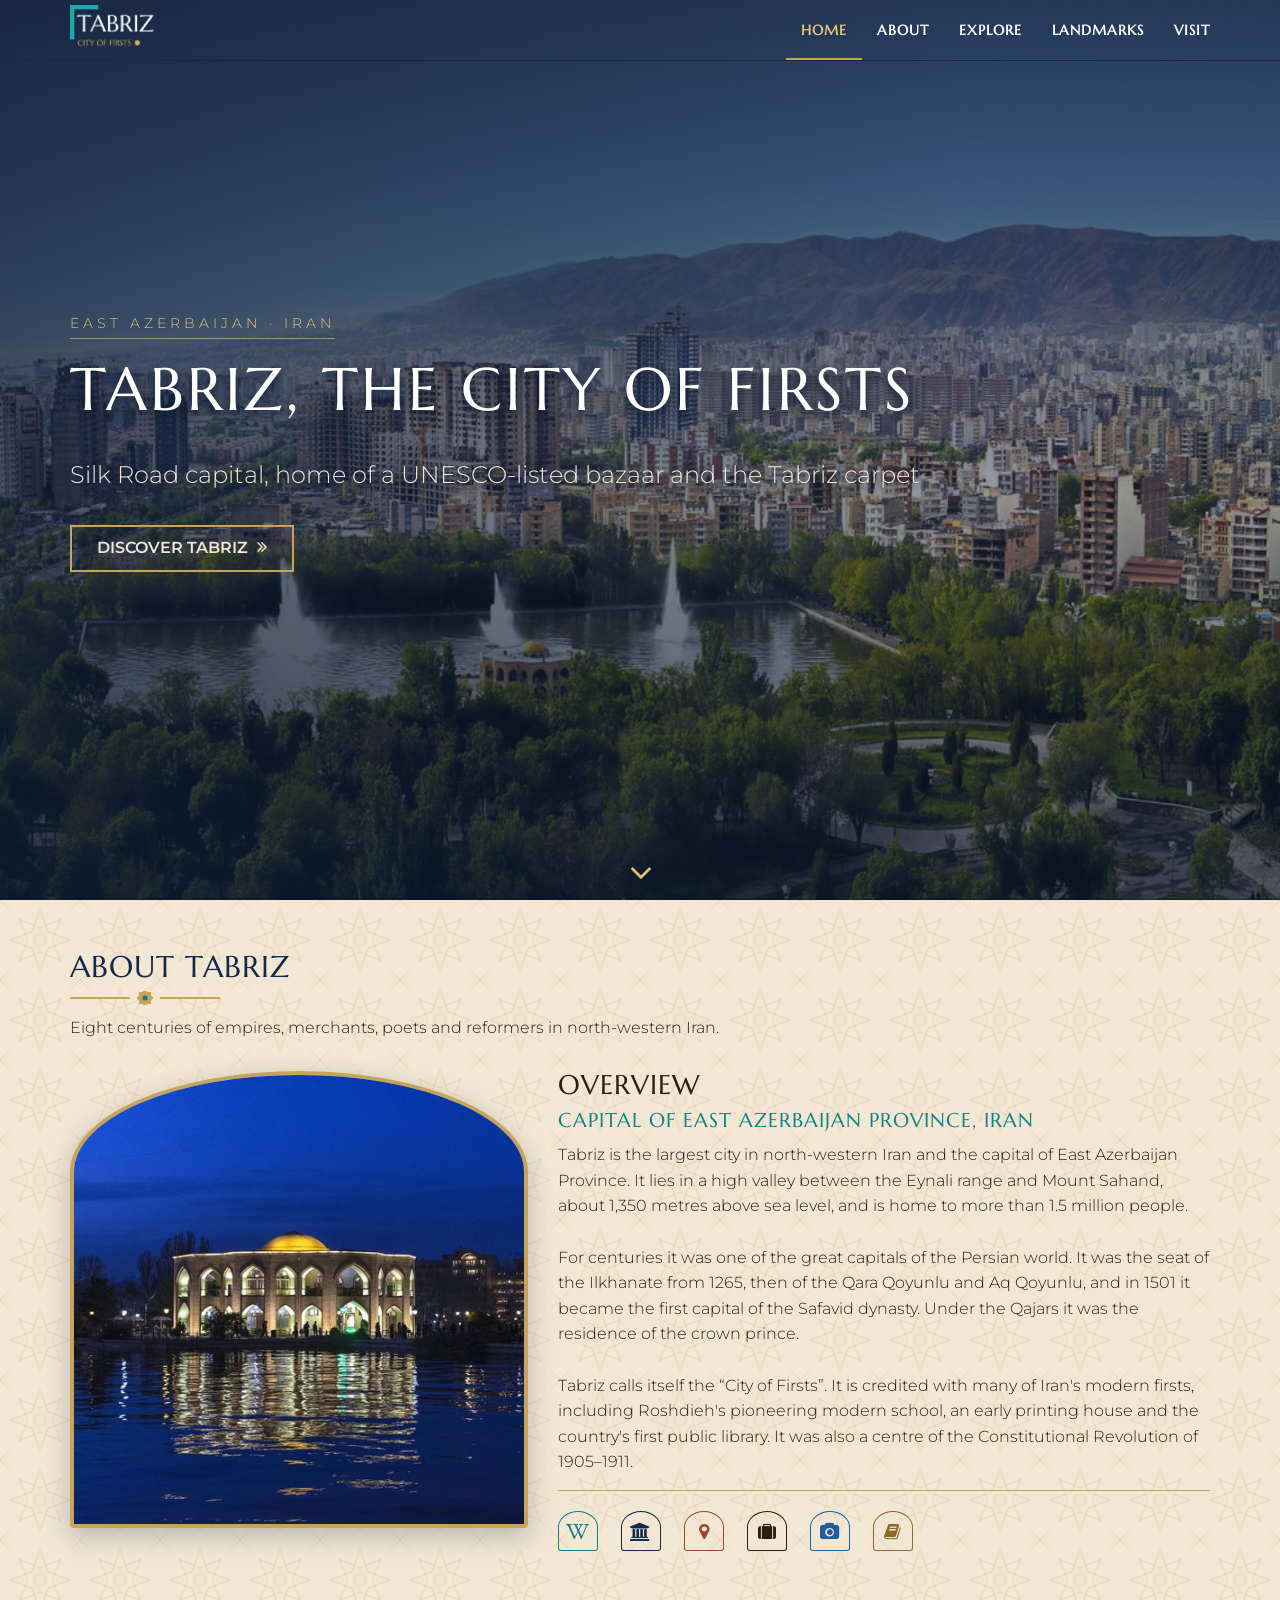
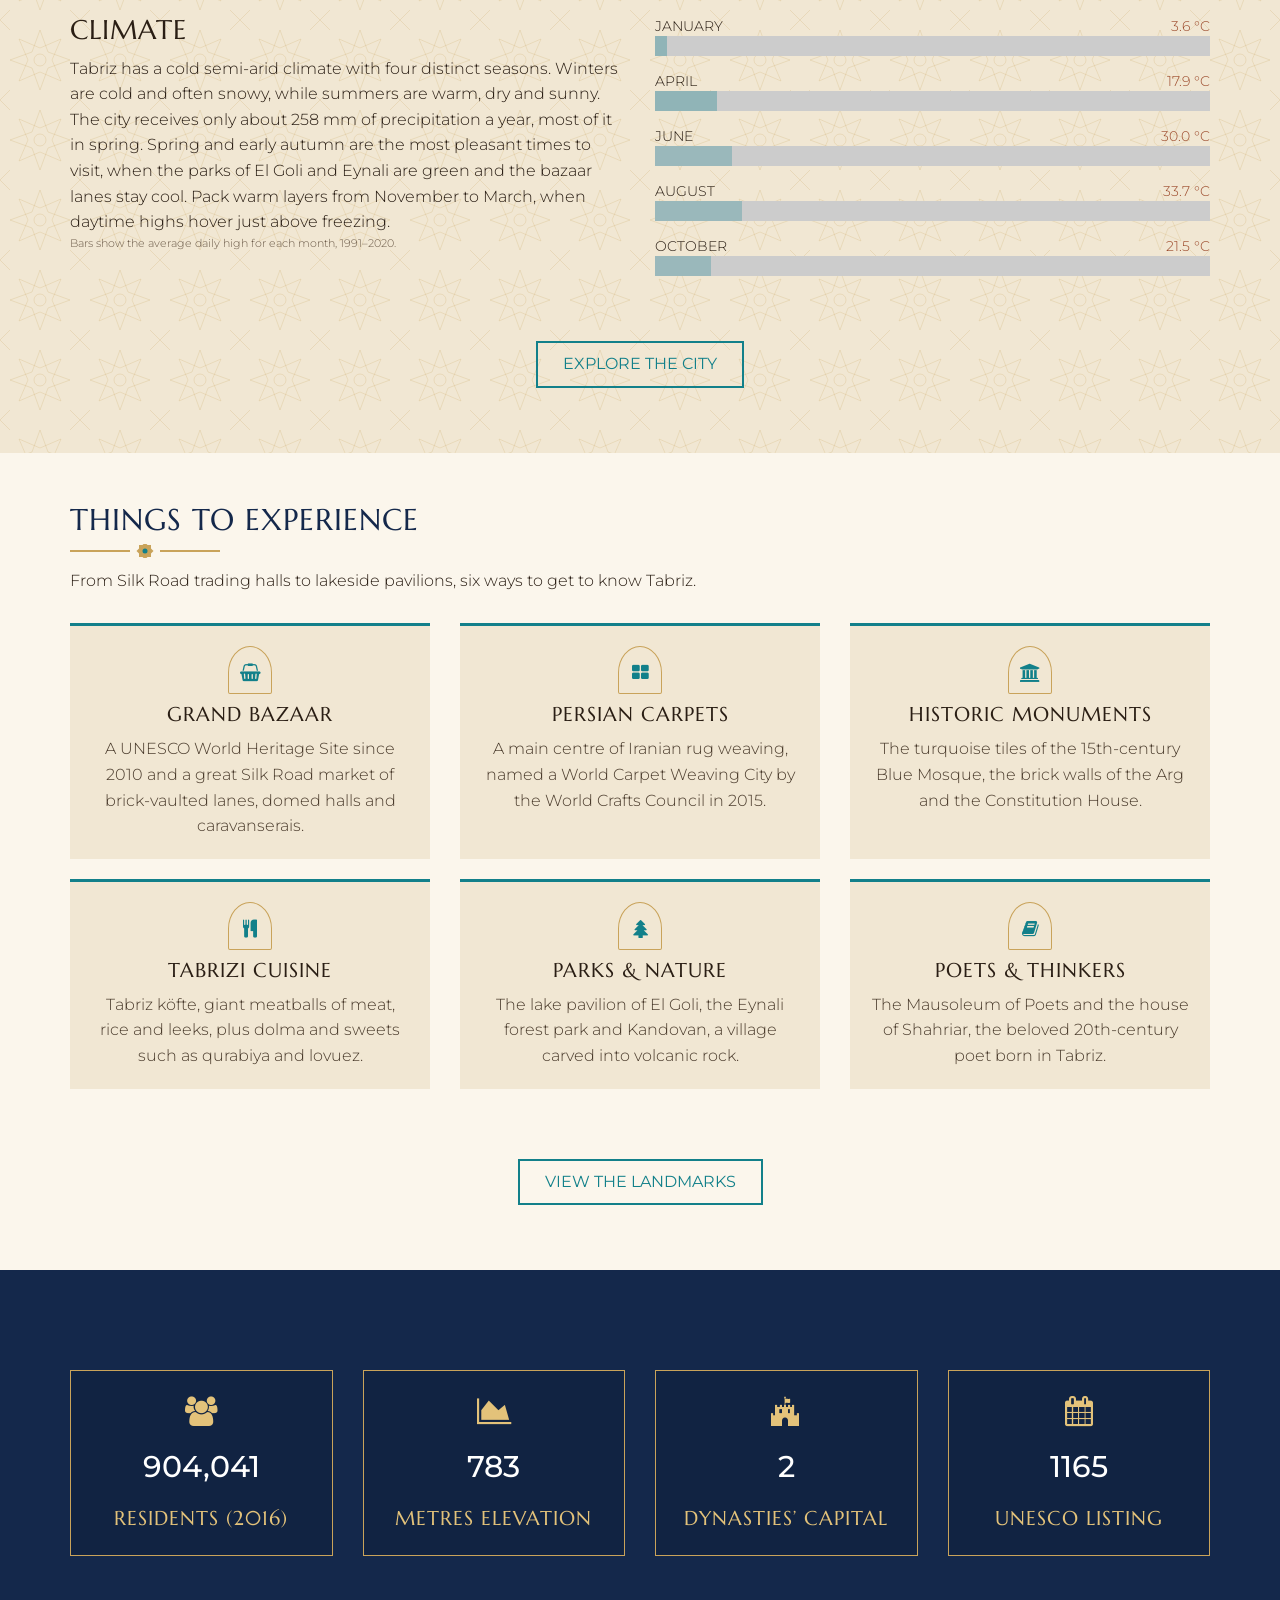
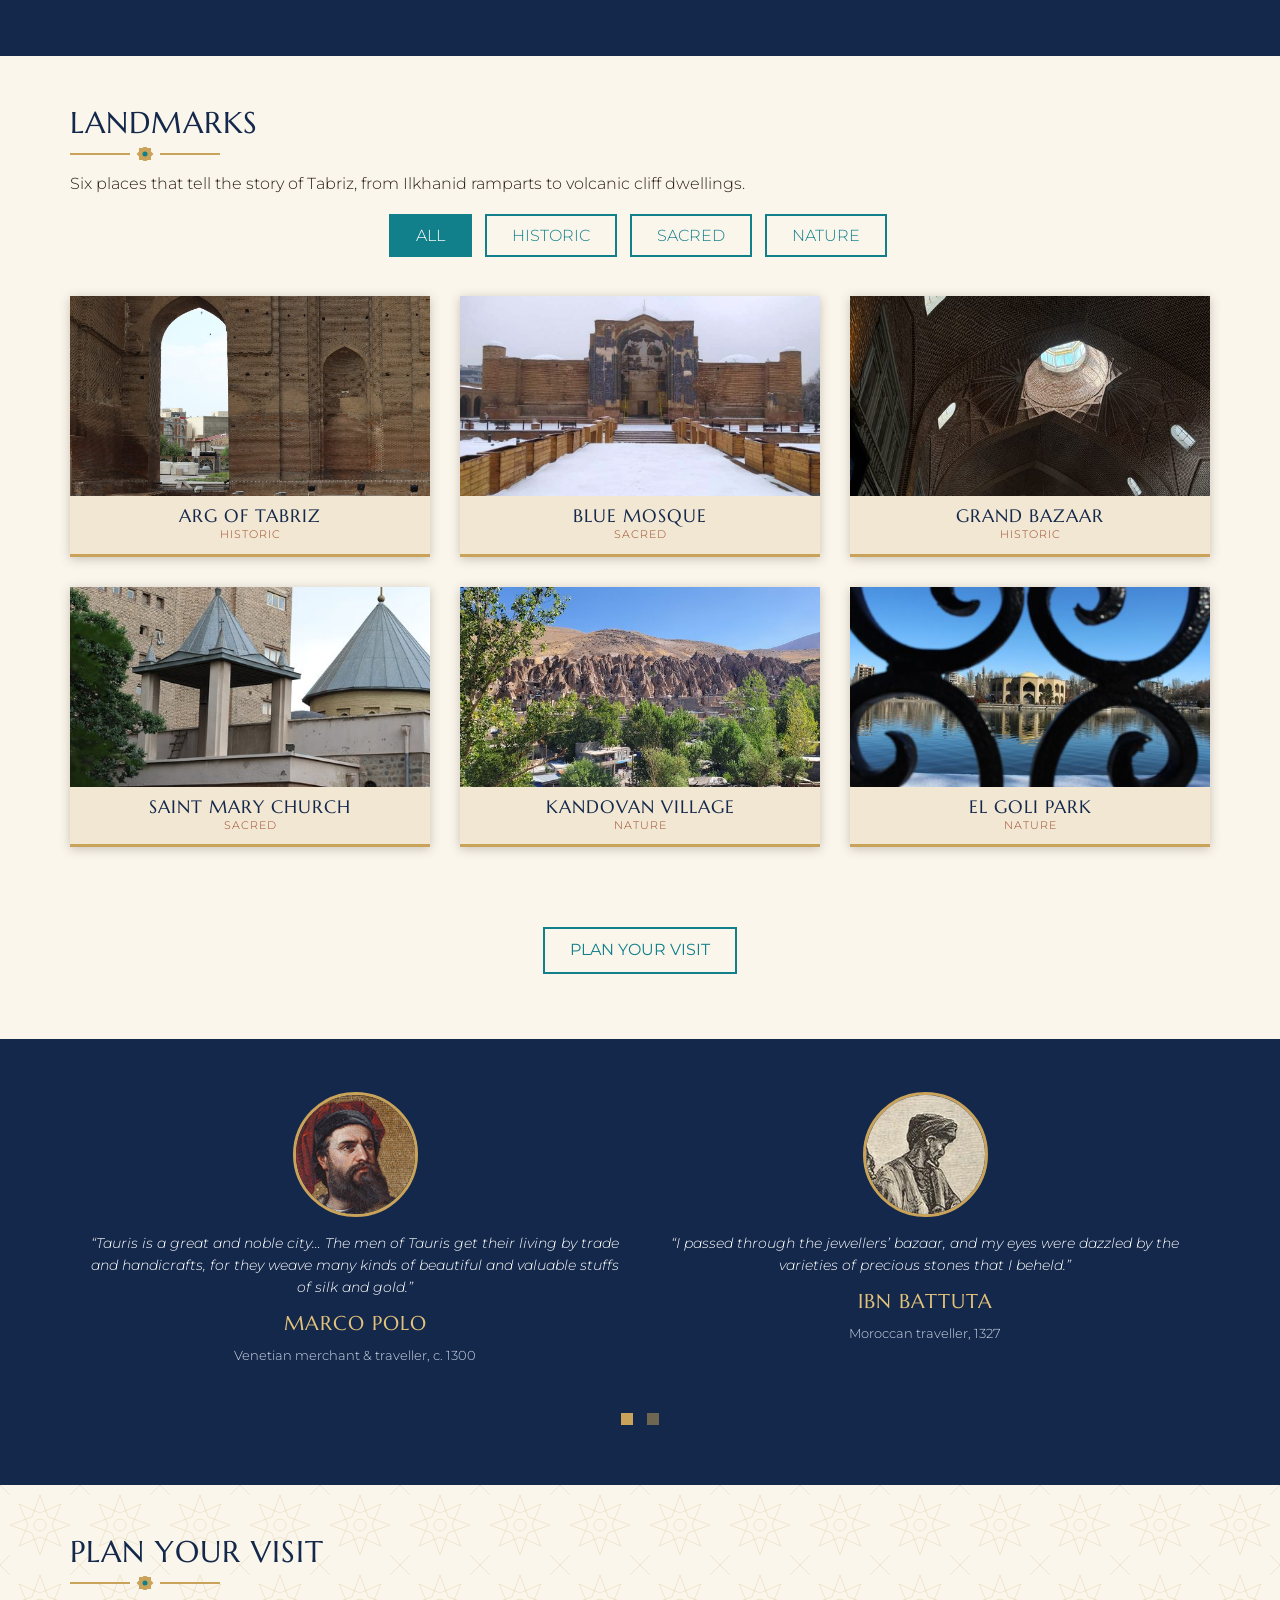
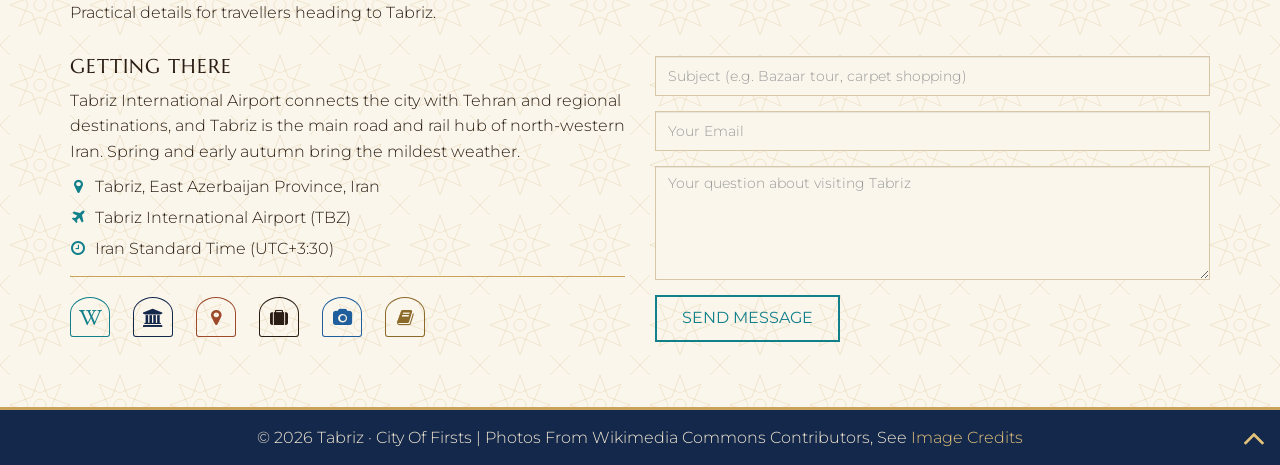
<file: index.html>
<!doctype html>
<html class="no-js" lang="en">

  <head>
    <meta charset="utf-8">
    <meta http-equiv="x-ua-compatible" content="ie=edge">
    <title>Tabriz | City of Firsts</title>
    <meta name="description" content="Tabriz, the City of Firsts: history, landmarks, the UNESCO-listed Historic Bazaar, Persian carpets, cuisine and travel tips for the capital of East Azerbaijan, Iran.">
    <meta name="viewport" content="width=device-width, initial-scale=1">

    <link rel="apple-touch-icon" href="apple-touch-icon.png">
    <link rel="icon" href="favicon.ico" type="image/x-icon">
    <!-- Place favicon.ico in the root directory -->

    <!-- PLUGINS CSS STYLE -->
    <link href="plugins/jquery-ui/jquery-ui.css" rel="stylesheet">
    <link href="plugins/bootstrap/css/bootstrap.min.css" rel="stylesheet">
    <link href="plugins/font-awesome/css/font-awesome.min.css" rel="stylesheet">
    <link href="plugins/selectbox/select_option1.css" rel="stylesheet">
    <link rel="stylesheet" type="text/css" href="plugins/owl-carousel/owl.theme.css" media="screen">
    <link rel="stylesheet" type="text/css" href="plugins/owl-carousel/owl.carousel.css" media="screen">
    <link rel="stylesheet" type="text/css" href="plugins/progressbar/progressbar.css" media="screen">
    <link rel="stylesheet" type="text/css" href="plugins/fancybox/jquery.fancybox.min.css" media="screen">
    <link rel="stylesheet" type="text/css" href="plugins/vendor/normalize.css" media="screen">

    <!-- GOOGLE FONT -->
    <link href="https://fonts.googleapis.com/css?family=Marcellus|Montserrat:300,400,500,600,700" rel="stylesheet">

    <!-- CUSTOM CSS -->
    <link href="css/style.css" rel="stylesheet">
    <!-- TABRIZ THEME -->
    <link href="css/tabriz.css" rel="stylesheet">
    <!-- <link rel="stylesheet" href="css/colors/default.css" id="option_color"> -->

    <!-- CUSTOM CSS -->
    <script src="plugins/vendor/modernizr-2.8.3.min.js"></script>

  </head>

  <body >
    <!--[if lt IE 8]>
    <p class="browserupgrade">You are using an <strong>outdated</strong> browser. Please <a href="http://browsehappy.com/">upgrade your browser</a> to improve your experience.</p>
    <![endif]-->

    <!-- Main Wrapper -->
    <div class="wrapper">

      <!-- Header Area -->
      <header>
        <nav class="navbar navbar-default navbar-main navbar-fixed-top">
          <div class="container">
            <!-- Brand and toggle get grouped for better mobile display -->
            <div class="navbar-header">
              <button type="button" class="navbar-toggle collapsed" data-toggle="collapse" data-target="#bs-example-navbar-collapse-1" aria-expanded="false">
                <span class="sr-only">Toggle navigation</span>
                <span class="icon-bar"></span>
                <span class="icon-bar"></span>
                <span class="icon-bar"></span>
              </button>
              <a class="navbar-brand" href="#home"><img src="images/logo.png" alt="Tabriz, City of Firsts"></a>
            </div>

            <!-- Collect the nav links, forms, and other content for toggling -->
            <div class="collapse navbar-collapse" id="bs-example-navbar-collapse-1">
              <ul class="nav navbar-nav navbar-right">
                <li class="active"><a href="#home">Home</a></li>
                <li><a href="#about">About</a></li>
                <li><a href="#work">Explore</a></li>
                <li><a href="#portfolio">Landmarks</a></li>
                <li><a href="#hire">Visit</a></li>
              </ul>
            </div><!-- /.navbar-collapse -->
          </div><!-- /.container-fluid -->
        </nav>
      </header>

      <!-- Banner Section -->
      <section id="home" class="banner-area">
        <div class="banner-wrapper">
          <div class="banner-content">
            <div class="container">
              <div class="row">
                <div class="col-md-12">
                  <span class="banner-kicker">East Azerbaijan &middot; Iran</span>
                  <h1 class="banner-title">Tabriz, the City of Firsts</h1>
                  <p class="banner-subtitle">Silk Road capital, home of a UNESCO-listed bazaar and the Tabriz carpet</p>
                  <a class="btn btn-default banner-btn scroll" href="#about"> Discover Tabriz <i class="fa fa-angle-double-right"></i></a>
                </div>
              </div>
            </div>
          </div>
        </div>
        <a class="scroll-down scroll bounce" href="#about"><i class="fa fa-angle-down"></i></a>
      </section>

      <!-- About Section -->
      <section id="about" class="about-area">
        <div class="container">
          <div class="row">
            <div class="col-md-12">
              <div class="section-header">
                <h2 class="section-title">About Tabriz</h2>
                <p class="section-subtitle">Eight centuries of empires, merchants, poets and reformers in north-western Iran.</p>
              </div>
            </div>

            <div class="profile-area">
              <div class="col-sm-5">
                <img class="profile-image img-responsive" src="images/profile/personal.jpg" alt="The El Goli pavilion reflected in its lake at night, Tabriz"/>
              </div>
              <div class="col-sm-7">
                <div class="profile-info">
                  <h3 class="profile-title">Overview</h3>
                  <h4 class="profile-subtitle">Capital of East Azerbaijan Province, Iran</h4>
                  <p>Tabriz is the largest city in north-western Iran and the capital of East Azerbaijan Province. It lies in a high valley between the Eynali range and Mount Sahand, about 1,350 metres above sea level, and is home to more than 1.5 million people.
                    <br><br>
                    For centuries it was one of the great capitals of the Persian world. It was the seat of the Ilkhanate from 1265, then of the Qara Qoyunlu and Aq Qoyunlu, and in 1501 it became the first capital of the Safavid dynasty. Under the Qajars it was the residence of the crown prince.
                    <br><br>
                    Tabriz calls itself the &ldquo;City of Firsts&rdquo;. It is credited with many of Iran's modern firsts, including Roshdieh's pioneering modern school, an early printing house and the country's first public library. It was also a centre of the Constitutional Revolution of 1905&ndash;1911.
                  </p>
                  <div class="social-icons">
                    <ul class="social-icon-list list-inline list-unstyled">
                      <li><a href="https://en.wikipedia.org/wiki/Tabriz" target="_blank" rel="noopener noreferrer" class="facebook" title="Tabriz on Wikipedia"><i class="fa fa-wikipedia-w"></i></a></li>
                      <li><a href="https://whc.unesco.org/en/list/1346/" target="_blank" rel="noopener noreferrer" class="twitter" title="UNESCO: Tabriz Historic Bazaar Complex"><i class="fa fa-university"></i></a></li>
                      <li><a href="https://www.openstreetmap.org/search?query=Tabriz%2C%20Iran" target="_blank" rel="noopener noreferrer" class="google" title="Tabriz on OpenStreetMap"><i class="fa fa-map-marker"></i></a></li>
                      <li><a href="https://en.wikivoyage.org/wiki/Tabriz" target="_blank" rel="noopener noreferrer" class="github" title="Tabriz travel guide on Wikivoyage"><i class="fa fa-suitcase"></i></a></li>
                      <li><a href="https://commons.wikimedia.org/wiki/Category:Tabriz" target="_blank" rel="noopener noreferrer" class="behance" title="Photos of Tabriz on Wikimedia Commons"><i class="fa fa-camera"></i></a></li>
                      <li><a href="https://www.britannica.com/place/Tabriz" target="_blank" rel="noopener noreferrer" class="dribble" title="Tabriz in Encyclopaedia Britannica"><i class="fa fa-book"></i></a></li>
                    </ul>
                  </div>
                </div>
              </div>
            </div>
            <div class="clearfix"></div>
            <div class="skill-area">
              <div class="col-sm-6">
                <div class="skill-info">
                  <h3 class="profile-title">Climate</h3>
                  <p>Tabriz has a cold semi-arid climate with four distinct seasons. Winters are cold and often snowy, while summers are warm, dry and sunny. The city receives only about 258&nbsp;mm of precipitation a year, most of it in spring.
                    Spring and early autumn are the most pleasant times to visit, when the parks of El Goli and Eynali are green and the bazaar lanes stay cool.
                    Pack warm layers from November to March, when daytime highs hover just above freezing.
                  </p>
                  <p class="skill-note">Bars show the average daily high for each month, 1991&ndash;2020.</p>
                </div>
              </div>
              <div class="col-sm-6">
                <div class="skill-progress">
                  <div class="skill-progress-methods">
                    <span class="">January</span><span class="climate-value">3.6 &deg;C</span>
                      <div class='progressbar1'   data-width='9' data-target='100'></div>
                  </div>
                  <div class="skill-progress-methods">
                    <span class="">April</span><span class="climate-value">17.9 &deg;C</span>
                      <div class='progressbar1'   data-width='45' data-target='100'></div>
                  </div>
                  <div class="skill-progress-methods">
                    <span class="">June</span><span class="climate-value">30.0 &deg;C</span>
                    <div class='progressbar1'   data-width='75' data-target='100'></div>
                  </div>
                  <div class="skill-progress-methods">
                    <span class="">August</span><span class="climate-value">33.7 &deg;C</span>
                    <div class='progressbar1'   data-width='84' data-target='100'></div>
                  </div>
                  <div class="skill-progress-methods">
                    <span class="">October</span><span class="climate-value">21.5 &deg;C</span>
                    <div class='progressbar1'   data-width='54' data-target='100'></div>
                  </div>
                </div>
              </div>
              <div class="clearfix"></div>
            </div>
            <div class="text-center col-xs-12">
              <a class="btn btn-default scroll" href="#work">Explore the City</a>
            </div>
            <div class="clearfix"></div>
          </div>
        </div>
      </section>

      <!-- About Section -->
      <section id="work" class="work-area">
        <div class="container">
          <div class="row">
            <div class="col-md-12">
              <div class="section-header">
                <h2 class="section-title">Things to Experience</h2>
                <p class="section-subtitle">From Silk Road trading halls to lakeside pavilions, six ways to get to know Tabriz.</p>
              </div>
            </div>

            <div class="service-area">
              <div class="col-xs-12 col-sm-6 col-md-4">
                <div class="service-content">
                  <div class="service-icon">
                    <i class="fa fa-shopping-basket"></i>
                  </div>
                  <h4 class="service-title">Grand Bazaar</h4>
                  <p class="section-subtitle">A UNESCO World Heritage Site since 2010 and a great Silk Road market of brick-vaulted lanes, domed halls and caravanserais.</p>
                </div>
              </div>
              <div class="col-xs-12 col-sm-6 col-md-4">
                <div class="service-content">
                  <div class="service-icon">
                    <i class="fa fa-th-large"></i>
                  </div>
                  <h4 class="service-title">Persian Carpets</h4>
                  <p class="section-subtitle">A main centre of Iranian rug weaving, named a World Carpet Weaving City by the World Crafts Council in 2015.</p>
                </div>
              </div>
              <div class="col-xs-12 col-sm-6 col-md-4">
                <div class="service-content">
                  <div class="service-icon">
                    <i class="fa fa-university"></i>
                  </div>
                  <h4 class="service-title">Historic Monuments</h4>
                  <p class="section-subtitle">The turquoise tiles of the 15th-century Blue Mosque, the brick walls of the Arg and the Constitution House.</p>
                </div>
              </div>
              <div class="col-xs-12 col-sm-6 col-md-4">
                <div class="service-content">
                  <div class="service-icon">
                    <i class="fa fa-cutlery"></i>
                  </div>
                  <h4 class="service-title">Tabrizi Cuisine</h4>
                  <p class="section-subtitle">Tabriz k&ouml;fte, giant meatballs of meat, rice and leeks, plus dolma and sweets such as qurabiya and lovuez.</p>
                </div>
              </div>
              <div class="col-xs-12 col-sm-6 col-md-4">
                <div class="service-content">
                  <div class="service-icon">
                    <i class="fa fa-tree"></i>
                  </div>
                  <h4 class="service-title">Parks &amp; Nature</h4>
                  <p class="section-subtitle">The lake pavilion of El Goli, the Eynali forest park and Kandovan, a village carved into volcanic rock.</p>
                </div>
              </div>
              <div class="col-xs-12 col-sm-6 col-md-4">
                <div class="service-content">
                  <div class="service-icon">
                    <i class="fa fa-book"></i>
                  </div>
                  <h4 class="service-title">Poets &amp; Thinkers</h4>
                  <p class="section-subtitle">The Mausoleum of Poets and the house of Shahriar, the beloved 20th-century poet born in Tabriz.</p>
                </div>
              </div>
              <div class="clearfix"></div>
            </div>

            <div class="text-center col-xs-12">
              <a class="btn btn-default btn_cta scroll" href="#portfolio">VIEW THE LANDMARKS</a>
            </div>
            <div class="clearfix"></div>
          </div>
        </div>
      </section>

      <!-- About Section -->
      <section class="counter-area" data-paroller-factor="0.3">
        <div class="container" >
          <div class="row">
            <div class="col-xs-12 col-sm-3">
              <div class="counter-wrap text-center">
                <div class="counter-icon">
                  <i class="fa fa-users fa-2x"></i>
                </div>
                <span class="counter">1,558,693</span>
                <h4 class="counter-title">Residents (2016)</h4>
              </div>
            </div>
            <div class="col-xs-12 col-sm-3">
              <div class="counter-wrap text-center">
                <div class="counter-icon">
                  <i class="fa fa-area-chart fa-2x"></i>
                </div>
                <span class="counter">1,351</span>
                <h4 class="counter-title">Metres Elevation</h4>
              </div>
            </div>
            <div class="col-xs-12 col-sm-3">
              <div class="counter-wrap text-center">
                <div class="counter-icon">
                  <i class="fa fa-fort-awesome fa-2x"></i>
                </div>
                <span class="counter">4</span>
                <h4 class="counter-title">Dynasties&rsquo; Capital</h4>
              </div>
            </div>
            <div class="col-xs-12 col-sm-3">
              <div class="counter-wrap text-center">
                <div class="counter-icon">
                  <i class="fa fa-calendar fa-2x"></i>
                </div>
                <span class="counter">2010</span>
                <h4 class="counter-title">UNESCO Listing</h4>
              </div>
            </div>
          </div>
        </div>
      </section>

      <!-- Portfolio Area -->
		  <section id="portfolio" class="portfolio-area">
			  <div class="container">
          <div class="row">
            <div class="col-md-12">
              <div class="section-header">
                <h2 class="section-title">Landmarks</h2>
                <p class="section-subtitle">Six places that tell the story of Tabriz, from Ilkhanid ramparts to volcanic cliff dwellings.</p>
              </div>
            </div>

				    <div class="portfolio col-md-12">
              <!--Portfolio nav -->
              <div class="row">
                <ul id="filter" class="portfolio-filter text-center list-inline list-unstyled">
                  <li class="active"><a href="#" class="all">All</a></li>
                  <li><a href="#" class="Historic">Historic</a></li>
                  <li><a href="#" class="Sacred">Sacred</a></li>
                  <li><a href="#" class="Nature">Nature</a></li>
                </ul>
                <!--Portfolio-->
                <ul class="portfolio-gallery">
                  <li class="col-lg-4 col-md-4 col-sm-4 col-xs-12" data-id="id-1" data-type="Historic">
                    <div class="portfolio-item">
                      <img src="images/portfolio/portfolio.jpg" class="img-responsive" alt="Arg of Tabriz: the massive brick walls of a 14th-century Ilkhanid mosque">
                      <div class="mock-up">
                        <a class="portfolio-prev" href="images/portfolio/portfolio.jpg" data-fancybox="Historic" data-caption="Arg of Tabriz: the massive brick walls of a 14th-century Ilkhanid mosque" title="View Arg of Tabriz">
                          <i class="fa fa-search"></i>
                        </a>
                      </div>
                      <div class="portfolio-info text-center">
                        <h4 class="portfolio-title">Arg of Tabriz</h4>
                        <p class="portfolio-category">Historic</p>
                      </div>
                    </div>
                  </li>
                  <li class="col-lg-4 col-md-4 col-sm-4 col-xs-12" data-id="id-4" data-type="Sacred">
                    <div class="portfolio-item">
                      <img src="images/portfolio/portfolio2.jpg" class="img-responsive" alt="Blue Mosque (Goy Masjid), built in 1465 and famed for its turquoise tilework">
                      <div class="mock-up">
                        <a class="portfolio-prev" href="images/portfolio/portfolio2.jpg" data-fancybox="Sacred" data-caption="Blue Mosque (Goy Masjid), built in 1465 and famed for its turquoise tilework" title="View Blue Mosque">
                          <i class="fa fa-search"></i>
                        </a>
                      </div>
                      <div class="portfolio-info text-center">
                        <h4 class="portfolio-title">Blue Mosque</h4>
                        <p class="portfolio-category">Sacred</p>
                      </div>
                    </div>
                  </li>
                  <li class="col-lg-4 col-md-4 col-sm-4 col-xs-12" data-id="id-5" data-type="Historic">
                    <div class="portfolio-item">
                      <img src="images/portfolio/portfolio3.jpg" class="img-responsive" alt="Mozaffariyeh Timcheh, a domed hall of the UNESCO-listed Tabriz Historic Bazaar Complex">
                      <div class="mock-up">
                        <a class="portfolio-prev" href="images/portfolio/portfolio3.jpg" data-fancybox="Historic" data-caption="Mozaffariyeh Timcheh, a domed hall of the UNESCO-listed Tabriz Historic Bazaar Complex" title="View Grand Bazaar">
                          <i class="fa fa-search"></i>
                        </a>
                      </div>
                      <div class="portfolio-info text-center">
                        <h4 class="portfolio-title">Grand Bazaar</h4>
                        <p class="portfolio-category">Historic</p>
                      </div>
                    </div>
                  </li>
                  <li class="col-lg-4 col-md-4 col-sm-4 col-xs-12" data-id="id-6" data-type="Sacred">
                    <div class="portfolio-item">
                      <img src="images/portfolio/portfolio4.jpg" class="img-responsive" alt="Saint Mary Church, a historic Armenian church in the heart of Tabriz">
                      <div class="mock-up">
                        <a class="portfolio-prev" href="images/portfolio/portfolio4.jpg" data-fancybox="Sacred" data-caption="Saint Mary Church, a historic Armenian church in the heart of Tabriz" title="View Saint Mary Church">
                          <i class="fa fa-search"></i>
                        </a>
                      </div>
                      <div class="portfolio-info text-center">
                        <h4 class="portfolio-title">Saint Mary Church</h4>
                        <p class="portfolio-category">Sacred</p>
                      </div>
                    </div>
                  </li>
                  <li class="col-lg-4 col-md-4 col-sm-4 col-xs-12" data-id="id-7" data-type="Nature">
                    <div class="portfolio-item">
                      <img src="images/portfolio/portfolio5.jpg" class="img-responsive" alt="Kandovan, a village of homes carved into volcanic rock cones near Tabriz">
                      <div class="mock-up">
                        <a class="portfolio-prev" href="images/portfolio/portfolio5.jpg" data-fancybox="Nature" data-caption="Kandovan, a village of homes carved into volcanic rock cones near Tabriz" title="View Kandovan Village">
                          <i class="fa fa-search"></i>
                        </a>
                      </div>
                      <div class="portfolio-info text-center">
                        <h4 class="portfolio-title">Kandovan Village</h4>
                        <p class="portfolio-category">Nature</p>
                      </div>
                    </div>
                  </li>
                  <li class="col-lg-4 col-md-4 col-sm-4 col-xs-12" data-id="id-8" data-type="Nature">
                    <div class="portfolio-item">
                      <img src="images/portfolio/portfolio6.jpg" class="img-responsive" alt="El Goli (Shah Goli) lake and pavilion, a favourite park of Tabriz">
                      <div class="mock-up">
                        <a class="portfolio-prev" href="images/portfolio/portfolio6.jpg" data-fancybox="Nature" data-caption="El Goli (Shah Goli) lake and pavilion, a favourite park of Tabriz" title="View El Goli Park">
                          <i class="fa fa-search"></i>
                        </a>
                      </div>
                      <div class="portfolio-info text-center">
                        <h4 class="portfolio-title">El Goli Park</h4>
                        <p class="portfolio-category">Nature</p>
                      </div>
                    </div>
                  </li>
                </ul>
              </div>
              <!--Portfolio end-->
              <div class="clearfix"></div>
            </div>

            <div class="col-xs-12 col-sm-12 col-md-12 text-center">
              <!-- Call to action button -->
              <a class="btn btn_cta scroll" href="#hire">PLAN YOUR VISIT</a>
            </div>
            <div class="clearfix"></div>
          </div>
			  </div>
      </section>

      <!--Testimonial Area-->
      <section class="testimonial-area" data-paroller-factor="0.3">
        <div class="container">
          <div class="row">
            <div class="col-md-12">
              <div id="testimonial-slider">
                <div class="item">
                  <img class="img-responsive" src="images/profile/marco-polo.png" alt="Portrait of Marco Polo">
                  <p>&ldquo;Tauris is a great and noble city&hellip; The men of Tauris get their living by trade and handicrafts, for they weave many kinds of beautiful and valuable stuffs of silk and gold.&rdquo;</p>
                  <h4 class="client-name">Marco Polo</h4>
                  <span>Venetian merchant &amp; traveller, c. 1300</span>
                </div>
                <div class="item">
                  <img class="img-responsive" src="images/profile/ibn-battuta.png" alt="Illustration of Ibn Battuta by L&eacute;on Benett">
                  <p>&ldquo;I passed through the jewellers&rsquo; bazaar, and my eyes were dazzled by the varieties of precious stones that I beheld.&rdquo;</p>
                  <h4 class="client-name">Ibn Battuta</h4>
                  <span>Moroccan traveller, 1327</span>
                </div>
                <div class="item">
                  <img class="img-responsive" src="images/profile/clavijo.png" alt="Portrait of Ruy Gonz&aacute;lez de Clavijo">
                  <p>&ldquo;Tabriz is indeed a very mighty city rich in goods and abounding in wealth, for commerce daily flourishes here.&rdquo;</p>
                  <h4 class="client-name">Ruy Gonz&aacute;lez de Clavijo</h4>
                  <span>Castilian envoy to Timur, 1404</span>
                </div>
                <div class="item">
                  <img class="img-responsive" src="images/profile/jean-chardin.png" alt="Portrait of Jean Chardin">
                  <p>Tabriz is &ldquo;the second city in Persia in dignity, grandeur, riches, trade, and number of inhabitants,&rdquo; with &ldquo;the fairest Basars that are in any place of Asia.&rdquo;</p>
                  <h4 class="client-name">Jean Chardin</h4>
                  <span>French jeweller &amp; traveller, 17th century</span>
                </div>
              </div>
            </div>
          </div>
        </div>
      </section>

      <!--Contact Area-->
      <section id="hire" class="contact-area">
        <div class="container">
          <div class="row">
            <div class="col-md-12">
              <div class="section-header">
                <h2 class="section-title">Plan Your Visit</h2>
                <p class="section-subtitle">Practical details for travellers heading to Tabriz.</p>
              </div>
            </div>

            <div class="col-sm-6">
              <div class="contact-container">
                <h4 class="contact-title">Getting There</h4>
                <p>Tabriz International Airport connects the city with Tehran and regional destinations, and Tabriz is the main road and rail hub of north-western Iran. Spring and early autumn bring the mildest weather.</p>
                <div class="contact-info">
                  <p><i class="fa fa-map-marker"></i> Tabriz, East Azerbaijan Province, Iran</p>
                  <p><i class="fa fa-plane"></i> Tabriz International Airport (TBZ)</p>
                  <p><i class="fa fa-clock-o"></i> Iran Standard Time (UTC+3:30)</p>
                </div>
                <div class="social-icons">
                  <ul class="social-icon-list list-inline list-unstyled">
                    <li><a href="https://en.wikipedia.org/wiki/Tabriz" target="_blank" rel="noopener noreferrer" class="facebook" title="Tabriz on Wikipedia"><i class="fa fa-wikipedia-w"></i></a></li>
                    <li><a href="https://whc.unesco.org/en/list/1346/" target="_blank" rel="noopener noreferrer" class="twitter" title="UNESCO: Tabriz Historic Bazaar Complex"><i class="fa fa-university"></i></a></li>
                    <li><a href="https://www.openstreetmap.org/search?query=Tabriz%2C%20Iran" target="_blank" rel="noopener noreferrer" class="google" title="Tabriz on OpenStreetMap"><i class="fa fa-map-marker"></i></a></li>
                    <li><a href="https://en.wikivoyage.org/wiki/Tabriz" target="_blank" rel="noopener noreferrer" class="github" title="Tabriz travel guide on Wikivoyage"><i class="fa fa-suitcase"></i></a></li>
                    <li><a href="https://commons.wikimedia.org/wiki/Category:Tabriz" target="_blank" rel="noopener noreferrer" class="behance" title="Photos of Tabriz on Wikimedia Commons"><i class="fa fa-camera"></i></a></li>
                    <li><a href="https://www.britannica.com/place/Tabriz" target="_blank" rel="noopener noreferrer" class="dribble" title="Tabriz in Encyclopaedia Britannica"><i class="fa fa-book"></i></a></li>
                  </ul>
                </div>
              </div>
            </div>
            <div class="col-sm-6">
              <div class="contact-mail">
                <form>
                  <div class="form-group">
                    <input type="text" class="form-control" placeholder="Subject (e.g. Bazaar tour, carpet shopping)" aria-label="Subject">
                  </div>
                  <div class="form-group">
                    <input type="email" class="form-control" placeholder="Your Email" aria-label="Your email">
                  </div>
                  <div class="form-group">
                    <textarea class="form-control" rows="5" placeholder="Your question about visiting Tabriz" aria-label="Your message"></textarea>
                  </div>
                  <a href="#" class="btn btn-default">Send Message</a>
                </form>
              </div>
            </div>
          </div>
        </div>
      </section>

      <footer>
        <div class="container">
          <div class="row">
            <div class="col-md-12">
              <div class="copyright">
                <p class="text-center">&copy; 2026 Tabriz &middot; City of Firsts | Photos from Wikimedia Commons contributors, see <a href="credits.html">image credits</a></p>
              </div>
            </div>
          </div>
        </div>
        <a class="scroll-down scroll" href="#home"><i class="fa fa-angle-up"></i></a>
      </footer>

    </div><!-- End of Wrapper -->

    <!-- Starting of Script Links -->
    <!-- <script src="https://code.jquery.com/jquery-1.12.0.min.js"></script>
    <script>window.jQuery || document.write('<script src="plugins/vendor/jquery-1.12.0.min.js"><\/script>')</script> -->
    <script src="plugins/jquery-1.12.2.min/jquery-1.12.0.min.js"></script>
    <script src="plugins/jquery-ui/jquery-ui.js"></script>
    <script src="plugins/bootstrap/js/bootstrap.min.js"></script>
    <script src="plugins/owl-carousel/owl.carousel.min.js"></script>
    <script src="plugins/filter/filter.js"></script>
    <script src="plugins/counterup/waypoint.js"></script>
    <script src="plugins/counterup/jquery.counterup.min.js"></script>
    <script src="plugins/progressbar/progressbar.js"></script>
    <script src="plugins/paroller/jquery.paroller.min.js"></script>
    <script src="plugins/smooth-scroll/jquery.nicescroll.min.js"></script>
    <script src="plugins/smooth-scroll/jquery.nav.js"></script>
    <script src="plugins/smooth-scroll/jquery.smooth-scroll.js"></script>
    <script src="plugins/fancybox/jquery.fancybox.min.js"></script>

    <!-- Custom JS-->
    <script src="js/custom.js"></script>

    <!-- Google Analytics: change UA-XXXXX-X to be your site's ID. -->
    <script>
      (function (b, o, i, l, e, r) {
      b.GoogleAnalyticsObject = l;
      b[l] || (b[l] =
      function () {
      (b[l].q = b[l].q || []).push(arguments)
      });
      b[l].l = +new Date;
      e = o.createElement(i);
      r = o.getElementsByTagName(i)[0];
      e.src = 'https://www.google-analytics.com/analytics.js';
      r.parentNode.insertBefore(e, r)
      }(window, document, 'script', 'ga'));
      ga('create', 'UA-XXXXX-X', 'auto');
      ga('send', 'pageview');
    </script>
  </body>

</html>
</file>
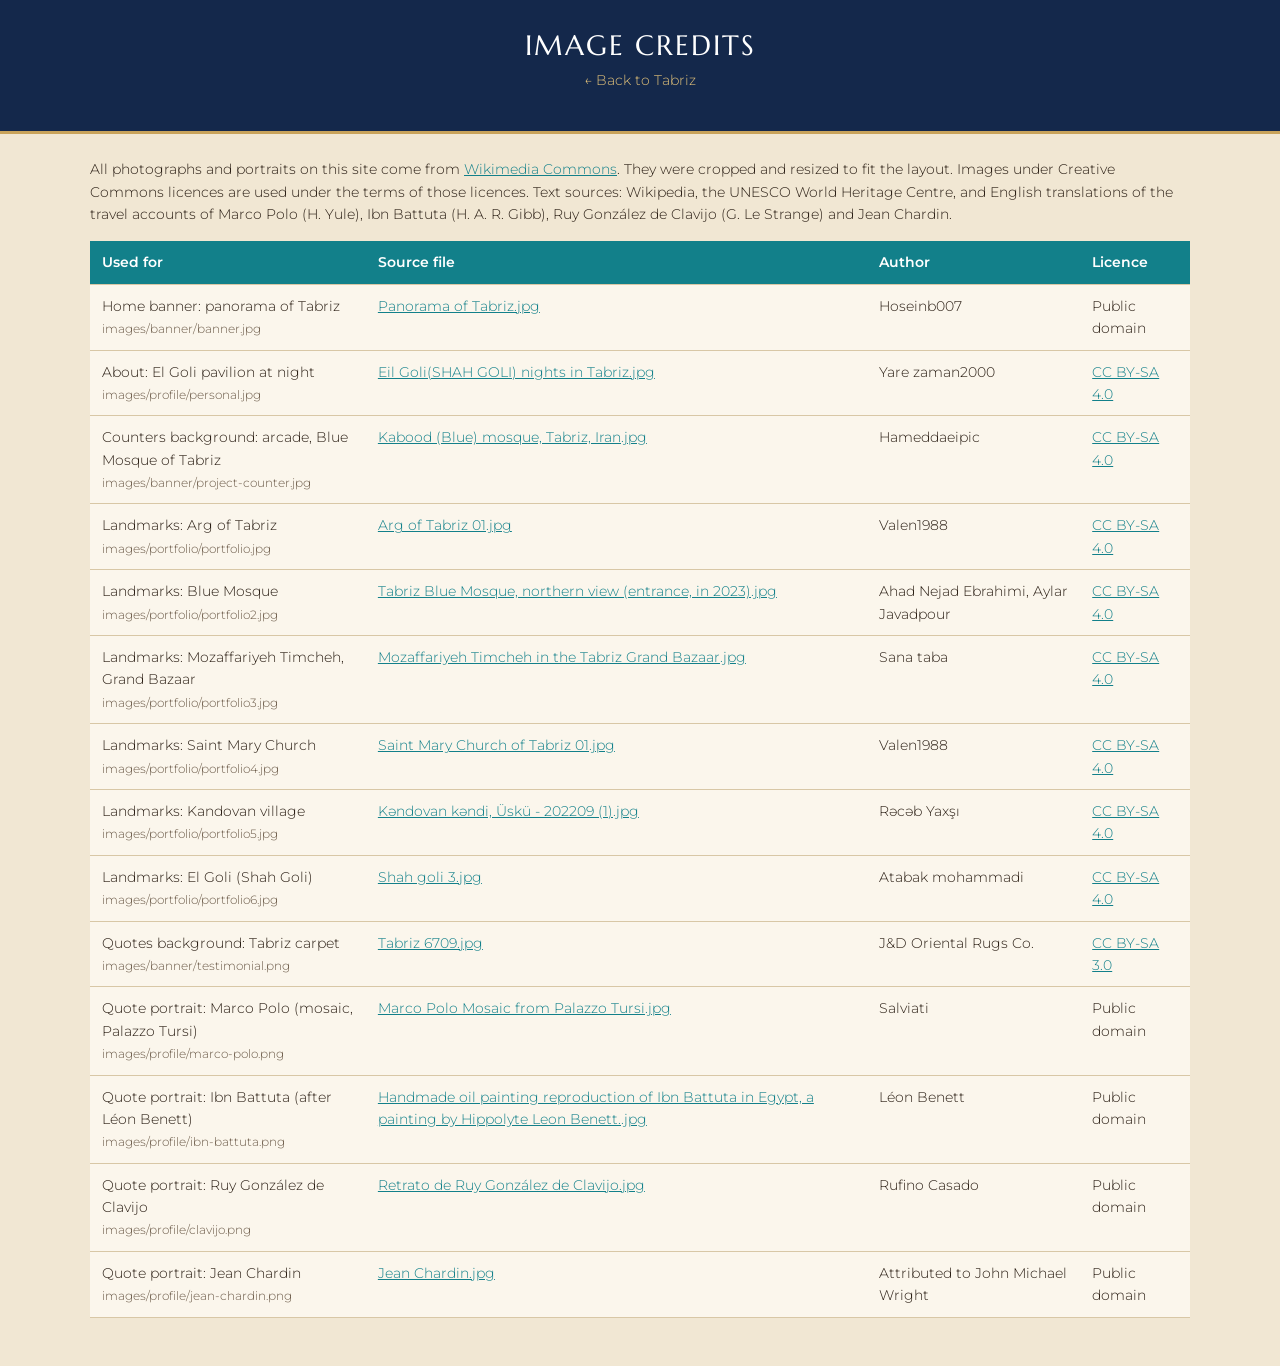
<file: credits.html>
<!doctype html>
<html lang="en">
<head>
  <meta charset="utf-8">
  <title>Image Credits | Tabriz</title>
  <meta name="viewport" content="width=device-width, initial-scale=1">
  <link rel="icon" href="favicon.ico" type="image/x-icon">
  <link href="https://fonts.googleapis.com/css?family=Marcellus|Montserrat:300,400,600" rel="stylesheet">
  <style>
    body { margin: 0; font-family: 'Montserrat', sans-serif; font-weight: 300; font-size: 14px; line-height: 1.6;
           color: #2A1E14; background: #F1E7D3; }
    header { background: #14284B; border-bottom: 3px solid #C9A35A; padding: 24px 16px; text-align: center; }
    header h1 { font-family: 'Marcellus', serif; font-weight: 400; color: #fff; letter-spacing: 2px; margin: 0; text-transform: uppercase; }
    header a { color: #E3C27A; text-decoration: none; }
    main { max-width: 1100px; margin: 0 auto; padding: 24px 16px 48px; }
    p { margin: 0 0 16px; }
    a { color: #12808A; }
    .table-wrap { overflow-x: auto; }
    table { width: 100%; border-collapse: collapse; background: #FBF6EC; }
    th, td { text-align: left; vertical-align: top; padding: 10px 12px; border-bottom: 1px solid #d8c7a6; }
    th { background: #12808A; color: #fff; font-weight: 600; }
    small { color: #6b5a48; word-break: break-all; }
    td { word-break: break-word; }
    @media (max-width: 600px) {
      table, tbody, tr, td { display: block; width: 100%; box-sizing: border-box; }
      thead { display: none; }
      tr { border-bottom: 2px solid #C9A35A; }
      td { border: none; padding: 4px 12px; }
      td:first-child { padding-top: 12px; font-weight: 600; }
      td:last-child { padding-bottom: 12px; }
    }
  </style>
</head>
<body>
  <header>
    <h1>Image Credits</h1>
    <p><a href="index.html">&larr; Back to Tabriz</a></p>
  </header>
  <main>
    <p>All photographs and portraits on this site come from <a href="https://commons.wikimedia.org/" target="_blank" rel="noopener noreferrer">Wikimedia Commons</a>.
      They were cropped and resized to fit the layout. Images under Creative Commons licences are used under the terms of those licences.
      Text sources: Wikipedia, the UNESCO World Heritage Centre, and English translations of the travel accounts of Marco Polo (H. Yule), Ibn Battuta (H. A. R. Gibb), Ruy Gonz&aacute;lez de Clavijo (G. Le Strange) and Jean Chardin.</p>
    <div class="table-wrap">
    <table>
      <thead><tr><th>Used for</th><th>Source file</th><th>Author</th><th>Licence</th></tr></thead>
      <tbody>
      <tr>
        <td>Home banner: panorama of Tabriz<br><small>images/banner/banner.jpg</small></td>
        <td><a href="https://commons.wikimedia.org/wiki/File:Panorama_of_Tabriz.jpg" target="_blank" rel="noopener noreferrer">Panorama of Tabriz.jpg</a></td>
        <td>Hoseinb007</td>
        <td>Public domain</td>
      </tr>
      <tr>
        <td>About: El Goli pavilion at night<br><small>images/profile/personal.jpg</small></td>
        <td><a href="https://commons.wikimedia.org/wiki/File:Eil_Goli(SHAH_GOLI)_nights_in_Tabriz.jpg" target="_blank" rel="noopener noreferrer">Eil Goli(SHAH GOLI) nights in Tabriz.jpg</a></td>
        <td>Yare zaman2000</td>
        <td><a href="https://creativecommons.org/licenses/by-sa/4.0" target="_blank" rel="noopener noreferrer">CC BY-SA 4.0</a></td>
      </tr>
      <tr>
        <td>Counters background: arcade, Blue Mosque of Tabriz<br><small>images/banner/project-counter.jpg</small></td>
        <td><a href="https://commons.wikimedia.org/wiki/File:Kabood_(Blue)_mosque,_Tabriz,_Iran.jpg" target="_blank" rel="noopener noreferrer">Kabood (Blue) mosque, Tabriz, Iran.jpg</a></td>
        <td>Hameddaeipic</td>
        <td><a href="https://creativecommons.org/licenses/by-sa/4.0" target="_blank" rel="noopener noreferrer">CC BY-SA 4.0</a></td>
      </tr>
      <tr>
        <td>Landmarks: Arg of Tabriz<br><small>images/portfolio/portfolio.jpg</small></td>
        <td><a href="https://commons.wikimedia.org/wiki/File:Arg_of_Tabriz_01.jpg" target="_blank" rel="noopener noreferrer">Arg of Tabriz 01.jpg</a></td>
        <td>Valen1988</td>
        <td><a href="https://creativecommons.org/licenses/by-sa/4.0" target="_blank" rel="noopener noreferrer">CC BY-SA 4.0</a></td>
      </tr>
      <tr>
        <td>Landmarks: Blue Mosque<br><small>images/portfolio/portfolio2.jpg</small></td>
        <td><a href="https://commons.wikimedia.org/wiki/File:Tabriz_Blue_Mosque,_northern_view_(entrance,_in_2023).jpg" target="_blank" rel="noopener noreferrer">Tabriz Blue Mosque, northern view (entrance, in 2023).jpg</a></td>
        <td>Ahad Nejad Ebrahimi, Aylar Javadpour</td>
        <td><a href="https://creativecommons.org/licenses/by-sa/4.0" target="_blank" rel="noopener noreferrer">CC BY-SA 4.0</a></td>
      </tr>
      <tr>
        <td>Landmarks: Mozaffariyeh Timcheh, Grand Bazaar<br><small>images/portfolio/portfolio3.jpg</small></td>
        <td><a href="https://commons.wikimedia.org/wiki/File:Mozaffariyeh_Timcheh_in_the_Tabriz_Grand_Bazaar.jpg" target="_blank" rel="noopener noreferrer">Mozaffariyeh Timcheh in the Tabriz Grand Bazaar.jpg</a></td>
        <td>Sana taba</td>
        <td><a href="https://creativecommons.org/licenses/by-sa/4.0" target="_blank" rel="noopener noreferrer">CC BY-SA 4.0</a></td>
      </tr>
      <tr>
        <td>Landmarks: Saint Mary Church<br><small>images/portfolio/portfolio4.jpg</small></td>
        <td><a href="https://commons.wikimedia.org/wiki/File:Saint_Mary_Church_of_Tabriz_01.jpg" target="_blank" rel="noopener noreferrer">Saint Mary Church of Tabriz 01.jpg</a></td>
        <td>Valen1988</td>
        <td><a href="https://creativecommons.org/licenses/by-sa/4.0" target="_blank" rel="noopener noreferrer">CC BY-SA 4.0</a></td>
      </tr>
      <tr>
        <td>Landmarks: Kandovan village<br><small>images/portfolio/portfolio5.jpg</small></td>
        <td><a href="https://commons.wikimedia.org/wiki/File:K%C9%99ndovan_k%C9%99ndi,_%C3%9Csk%C3%BC_-_202209_(1).jpg" target="_blank" rel="noopener noreferrer">Kəndovan kəndi, Üskü - 202209 (1).jpg</a></td>
        <td>Rəcəb Yaxşı</td>
        <td><a href="https://creativecommons.org/licenses/by-sa/4.0" target="_blank" rel="noopener noreferrer">CC BY-SA 4.0</a></td>
      </tr>
      <tr>
        <td>Landmarks: El Goli (Shah Goli)<br><small>images/portfolio/portfolio6.jpg</small></td>
        <td><a href="https://commons.wikimedia.org/wiki/File:Shah_goli_3.jpg" target="_blank" rel="noopener noreferrer">Shah goli 3.jpg</a></td>
        <td>Atabak mohammadi</td>
        <td><a href="https://creativecommons.org/licenses/by-sa/4.0" target="_blank" rel="noopener noreferrer">CC BY-SA 4.0</a></td>
      </tr>
      <tr>
        <td>Quotes background: Tabriz carpet<br><small>images/banner/testimonial.png</small></td>
        <td><a href="https://commons.wikimedia.org/wiki/File:Tabriz_6709.jpg" target="_blank" rel="noopener noreferrer">Tabriz 6709.jpg</a></td>
        <td>J&amp;D Oriental Rugs Co.</td>
        <td><a href="https://creativecommons.org/licenses/by-sa/3.0" target="_blank" rel="noopener noreferrer">CC BY-SA 3.0</a></td>
      </tr>
      <tr>
        <td>Quote portrait: Marco Polo (mosaic, Palazzo Tursi)<br><small>images/profile/marco-polo.png</small></td>
        <td><a href="https://commons.wikimedia.org/wiki/File:Marco_Polo_Mosaic_from_Palazzo_Tursi.jpg" target="_blank" rel="noopener noreferrer">Marco Polo Mosaic from Palazzo Tursi.jpg</a></td>
        <td>Salviati</td>
        <td>Public domain</td>
      </tr>
      <tr>
        <td>Quote portrait: Ibn Battuta (after L&eacute;on Benett)<br><small>images/profile/ibn-battuta.png</small></td>
        <td><a href="https://commons.wikimedia.org/wiki/File:Handmade_oil_painting_reproduction_of_Ibn_Battuta_in_Egypt,_a_painting_by_Hippolyte_Leon_Benett..jpg" target="_blank" rel="noopener noreferrer">Handmade oil painting reproduction of Ibn Battuta in Egypt, a painting by Hippolyte Leon Benett..jpg</a></td>
        <td>Léon Benett</td>
        <td>Public domain</td>
      </tr>
      <tr>
        <td>Quote portrait: Ruy Gonz&aacute;lez de Clavijo<br><small>images/profile/clavijo.png</small></td>
        <td><a href="https://commons.wikimedia.org/wiki/File:Retrato_de_Ruy_Gonz%C3%A1lez_de_Clavijo.jpg" target="_blank" rel="noopener noreferrer">Retrato de Ruy González de Clavijo.jpg</a></td>
        <td>Rufino Casado</td>
        <td>Public domain</td>
      </tr>
      <tr>
        <td>Quote portrait: Jean Chardin<br><small>images/profile/jean-chardin.png</small></td>
        <td><a href="https://commons.wikimedia.org/wiki/File:Jean_Chardin.jpg" target="_blank" rel="noopener noreferrer">Jean Chardin.jpg</a></td>
        <td>Attributed to John Michael Wright</td>
        <td>Public domain</td>
      </tr>
      </tbody>
    </table>
    </div>
  </main>
</body>
</html>
</file>
<file: plugins/selectbox/select_option1.css>
/* CSS Document */

/*............................................ Start Select Box ....................................*/

.sbHolder { width:96px; height:33px; float:left; position:relative; font-family: 'MyriadProSemibold'; font-size:14px; color:#613c40 !important; font-weight:normal; background:#ffffff; border:1px solid #9c9c9c; margin-right:10px;/*  -webkit-border-radius: 9px;-moz-border-radius: 9px;border-radius: 9px;  */
}
.sbSelector { width:94px; height:34px; position:absolute; top:0; left:0; display:block; line-height:34px; outline:none; overflow:hidden; text-indent:20px;
}
.sbSelector:link, .sbSelector:visited, .sbSelector:hover { color:#00f !important; outline:none; text-decoration:none; 
}
.sbToggle { width:14px; height:10px; position:absolute; top:14px; right:15px; display:block; outline:none; background:url(../images/arrow-down-1.png) no-repeat; 
}
.sbToggle:hover { 
}
.sbToggleOpen { 
}
.sbToggleOpen:hover { 
}
.sbHolderDisabled { background:none; border:none;
}
.sbHolderDisabled .sbHolder { 
}
.sbHolderDisabled .sbToggle { 
}
.sbOptions { width:96px !important; position:absolute; right:-1px !important; top:32px; padding:0; list-style:none; z-index:1; overflow-y:auto; background:#ffffff; border:1px solid #9c9c9c;/*  -webkit-border-radius: 5px;-moz-border-radius: 5px;border-radius: 5px; */ max-height:inherit !important; margin-top: -1px;
}
.sbOptions li { padding:0px 0px 0px 0px;
}
.sbOptions a { display:block; font-size:14px; font-family: 'MyriadProSemibold'; color:#000000; line-height:16px; outline:none; padding:6px 0px 6px 20px; border-bottom:none; 
}
.sbOptions a:link, .sbOptions a:visited { color:#613c40; text-decoration:none;
}
.sbOptions a:hover { color:#00f !important;
}
.sbOptions li.last a { border-bottom:none;
}
.sbOptions .sbDisabled { display:block; color:#484848; padding:0px 0px 0px 0px; border-bottom:none;
}
.sbOptions .sbGroup { display:block; color:#484848; font-weight:normal; padding:0px 0px 0px 0px; border-bottom:none;
}
.sbOptions .sbSub { padding-left:0px;
}

/*............................................ End Select Box ....................................*/


.requerd .sbHolder { border:1px solid #c83157;}
.inc-color .sbHolder { border:1px solid #e6e6e6;} 


/*............................................ Start Select Box2 ....................................*/
.stblk_1 .sbHolder { border:1px solid #e6e6e6;} 
.stblk_1 .sbOptions { width:96px !important; position:absolute; right:0px !important; top:32px; padding:0; list-style:none; z-index:1; overflow-y:auto; background:#ffffff; border:1px solid #f3f3f3; -webkit-border-radius: 5px 5px 5px 5px;-moz-border-radius: 5px 5px 5px 5px;border-radius: 5px 5px 5px 5px; max-height:inherit !important;}

/*............................................ Start Select Box3 ....................................*/
.set_order-rt .sbHolder { border:1px solid #e6e6e6;width:226px; margin-right:0px;} 
.set_order-rt .sbOptions { width:226px !important; position:absolute; right:0px !important; top:32px; padding:0; list-style:none; z-index:1; overflow-y:auto; background:#ffffff; border:1px solid #f3f3f3; -webkit-border-radius: 0 0 5px 5px;-moz-border-radius: 0 0 5px 5px;border-radius: 0 0 5px 5px; max-height:inherit !important;}
.set_order-rt .sbOptions { width:226px !important; position:absolute; right:0px !important; top:32px; padding:0; list-style:none; z-index:1; overflow-y:auto; background:#ffffff; border:1px solid #f3f3f3; -webkit-border-radius: 5px 5px 5px 5px;-moz-border-radius: 5px 5px 5px 5px;border-radius: 5px 5px 5px 5px; max-height:inherit !important;}

.set_order-rt .sbSelector { width:225px; height:34px; position:absolute; top:0; left:0; display:block; line-height:34px; outline:none; overflow:hidden; text-indent:20px;}


.set_order-rt2 .sbHolder { border:1px solid #e6e6e6;width:226px;} 
.set_order-rt2 .sbOptions { width:226px !important; position:absolute; right:0px !important; top:32px; padding:0; list-style:none; z-index:1; overflow-y:auto; background:#ffffff; border:1px solid #f3f3f3; -webkit-border-radius: 0 0 5px 5px;-moz-border-radius: 0 0 5px 5px;border-radius: 0 0 5px 5px; max-height:inherit !important;}
.set_order-rt2 .sbOptions { width:226px !important; position:absolute; right:0px !important; top:32px; padding:0; list-style:none; z-index:1; overflow-y:auto; background:#ffffff; border:1px solid #f3f3f3; -webkit-border-radius: 5px 5px 5px 5px;-moz-border-radius: 5px 5px 5px 5px;border-radius: 5px 5px 5px 5px; max-height:inherit !important;}
.set_order-rt2 .sbSelector { width:225px; height:34px; position:absolute; top:0; left:0; display:block; line-height:34px; outline:none; overflow:hidden; text-indent:20px;}


.set_order-rt3 .sbHolder { border:1px solid #e6e6e6;width:183px;} 
.set_order-rt3 .sbOptions { width:183px !important; position:absolute; right:0px !important; top:32px; padding:0; list-style:none; z-index:1; overflow-y:auto; background:#ffffff; border:1px solid #f3f3f3; -webkit-border-radius: 0 0 5px 5px;-moz-border-radius: 0 0 5px 5px;border-radius: 0 0 5px 5px; max-height:inherit !important;}
.set_order-rt3 .sbOptions { width:183px !important; position:absolute; right:0px !important; top:32px; padding:0; list-style:none; z-index:1; overflow-y:auto; background:#ffffff; border:1px solid #f3f3f3; -webkit-border-radius: 5px 5px 5px 5px;-moz-border-radius: 5px 5px 5px 5px;border-radius: 5px 5px 5px 5px; max-height:inherit !important;}
.set_order-rt3 .sbSelector { width:180px; height:34px; position:absolute; top:0; left:0; display:block; line-height:34px; outline:none; overflow:hidden; text-indent:20px;}


.left_content_blk2.bbq{
	height: auto;
}

/*custom style*/

/*FILTER AREA DROP DOWN SELECT BOX*/
.filterArea .sbHolder, .filterArea .sbSelector{
	width: 180px !important;
	height: 35px !important;
}
.filterArea .sbHolder{
	background-color: #ffffff;
	border-color: #d0d0d0;
	margin: 0;
}
.filterArea .sbSelector:link, .filterArea .sbSelector:visited, .filterArea .sbSelector:hover{
	color: #252525 !important;
}
.filterArea .sbSelector{
	font-family: 'Oxygen', sans-serif;
	font-size: 15px;
	line-height: 32px;
	text-indent: 18px;
}
.filterArea .sbToggle {
    background: rgba(0, 0, 0, 0) url("images/arrow-down-1.png") no-repeat scroll 0 0;
    height: 5px;
    right: 10px;
    top: 14px;
    width: 9px;
}
.filterArea .sbOptions{
	width: 180px !important;
	background-color: #ffffff;
	border-color: #d0d0d0;
}
.filterArea .sbOptions a{
	color: #252525 !important;
	font-family: 'Oxygen', sans-serif;
	font-size: 15px;
	padding: 6px 10px;
}
.filterArea .sbOptions a:hover{
    color: #47bac1 !important;
}
/*QUICK VIEW DROP DOWN SELECT BOX*/
.quick-drop .sbHolder, .quick-drop .sbSelector{
	width: 174px !important;
	height: 39px !important;
}

.quick-drop .sbHolder{
	background-color: #ffffff;
	border-color: #d0d0d0;
	margin: 0;
}
.quick-drop .sbSelector:link, .quick-drop .sbSelector:visited, .quick-drop .sbSelector:hover{
	color: #797979 !important;
}
.quick-drop .sbSelector{
	font-family: 'Oxygen', sans-serif;
	font-size: 15px;
	line-height: 36px;
	text-indent: 18px;
}
.quick-drop .sbToggle {
    background: rgba(0, 0, 0, 0) url("images/drop-down-arrow.jpg") no-repeat scroll 0 0;
    height: 6px;
    right: 10px;
    top: 16px;
    width: 9px;
}
.quick-drop .sbOptions{
	width: 174px !important;
	background-color: #ffffff;
	border-color: #d0d0d0;
}
.quick-drop .sbOptions a{
	color: #797979 !important;
	font-family: 'Oxygen', sans-serif;
	font-size: 15px;
	padding: 6px 10px;
}
.quick-drop .sbOptions a:hover{
    color: #47bac1 !important;
}
.quick-drop.resizeWidth .sbHolder, 
.quick-drop.resizeWidth .sbSelector, 
.quick-drop.resizeWidth .sbOptions{
	width: 87px !important;
}

/* STEP PAGE DROP DOWN SELECT BOX */
.step-drop .sbHolder, .step-drop .sbSelector{
	width: 100% !important;
	height: 50px !important;
}

.step-drop .sbHolder{
	background-color: #f0f0f0;
	border: none;
	margin: 0;
}
.step-drop .sbSelector:link, .step-drop .sbSelector:visited, .step-drop .sbSelector:hover{
	color: #797979 !important;
}
.step-drop .sbSelector{
	font-family: 'Oxygen', sans-serif;
	font-size: 15px;
	line-height: 47px;
	text-indent: 18px;
}
.step-drop .sbToggle {
	background: rgba(0, 0, 0, 0) url("images/arrow-down-1.png") no-repeat scroll 0 0;
	height: 5px;
	right: 15px;
	top: 22px;
	width: 9px;
}
.step-drop .sbOptions{
	width: 100% !important;
	background-color: #f0f0f0;
	border-color: #f0f0f0;
	right: 0 !important;
}
.step-drop .sbOptions a{
	color: #797979 !important;
	font-family: 'Oxygen', sans-serif;
	font-size: 15px;
	padding: 6px 10px;
}
.step-drop .sbOptions a:hover{
    color: #47bac1 !important;
}
/*.quick-drop.resizeWidth .sbHolder, 
.quick-drop.resizeWidth .sbSelector, 
.quick-drop.resizeWidth .sbOptions{
	width: 87px !important;
}*/
</file>
<file: plugins/progressbar/progressbar.css>
.sonny_progressbar {
	margin-bottom: 15px;
}
.sonny_progressbar p.title {
	font-family: Montserrat, sans-serif;
	font-size: 1px;
	line-height: 20px;
	margin: 0;
	padding: 5px 0;
	display: none;
}
.sonny_progressbar .bar-container {
	position: relative;
	height: 20px;
}
.sonny_progressbar .bar-container.shadow {
	-moz-box-shadow: 0px 5px 7px -3px rgba(0,0,0,.5);
	-webkit-box-shadow: 0px 5px 7px -3px rgba(0,0,0,.5);
	box-shadow: 0px 5px 7px -3px rgba(0,0,0,.5);
}
.sonny_progressbar .backgroundBar {
	position: absolute;
	bottom: 0;
	top: 0;
	left: 0;
	right: 0;
}
.sonny_progressbar .bar {
	position: absolute;
	top: 0;
	left: 0;
	height: 100%;
}
.sonny_progressbar .targetBar {
	position: absolute;
	top: 0;
	left: 0;
	height: 100%;
	-webkit-animation: Animation 2s infinite ease-in-out;
	-moz-animation: Animation 2s infinite ease-in-out;
	animation: Animation 2s infinite ease-in-out;
}
.sonny_progressbar .targetBar.loader {
	-webkit-animation: AnimationB 4s infinite ease-in-out;
	-moz-animation: AnimationB 4s infinite ease-in-out;
	animation: AnimationB 4s infinite ease-in-out;
	background-image: url('animated-overlay.gif');
}
.sonny_progressbar .bar-container.border .bar, .sonny_progressbar .bar-container.border .targetBar, .sonny_progressbar .bar-container.border .backgroundBar {
	border-bottom: 3px solid rgba(0,0,0,.2);
}
.sonny_progressbar .progress-percent {
	font-family: Oxygen, sans-serif;
	font-size: 16px;
	position: absolute;
	right: 15px;
}

@keyframes Animation {
  0%   { opacity:.4; }
  50%   { opacity:1; }
  100% { opacity:.4; }
}
@-moz-keyframes Animation{
  0%   { opacity:.4; }
  50%   { opacity:1; }
  100% { opacity:.4; }
}
@-webkit-keyframes Animation{
  0%   { opacity:.4; }
  50%   { opacity:1; }
  100% { opacity:.4; }
}
@keyframes AnimationB {
  0%   { opacity:.01; }
  50%   { opacity:.1; }
  100% { opacity:.01; }
}
@-moz-keyframes AnimationB {
  0%   { opacity:.01; }
  50%   { opacity:.1; }
  100% { opacity:.01; }
}
@-webkit-keyframes AnimationB {
  0%   { opacity:.01; }
  50%   { opacity:.1; }
  100% { opacity:.01; }
}
</file>
<file: css/style.css>
/* ====== index =====
1. COMMON
2. HOME
	2.1 HEADER
		2.1.1 TOPBAR
		2.1.2 NAVBAR
	2.2 FOOTER
	2.3 BANNER
3. MODAL
4. PAGE HEADER
5. Button
6. Products
7. About Us
8. Portfolio
9. Testimonial
10.Form

===================== */
/*=== MIXINS ===*/
/*=== VARIABLES ===*/
/*=== MEDIA QUERY ===*/
* {
  outline: 0;
  margin: 0;
  padding: 0;
  border-radius: 0 !important;
}

body {
  font-family: 'Montserrat', sans-serif;
  font-size: 12px;
  line-height: 18px;
  color: #2A1E14;
  font-weight: 300;
  background: #F1E7D3;
}

ul {
  margin: 0;
  padding: 0;
}
ul li {
  list-style-type: none;
}

p {
  font-size: 16px;
  color: #2A1E14;
  font-weight: 300;
  line-height: 1.6;
  margin: 0;
}
@media only screen and (max-width: 479px) {
  p {
    font-size: 14px;
  }
}

h1,
h2,
h3,
h4,
h5 {
  font-family: 'Montserrat', sans-serif;
  text-transform: uppercase;
  color: #2A1E14;
  margin-top: 0;
  margin: 0;
  font-weight: 700;
  margin-bottom: 10px;
}

h2 {
  font-size: 30px;
}

h3 {
  font-size: 27px;
}
@media only screen and (max-width: 479px) {
  h3 {
    margin-bottom: 10px;
  }
}

h4 {
  font-size: 20px;
  font-weight: 500;
}
@media only screen and (max-width: 479px) {
  h4 {
    font-size: 18px;
  }
}

h5 {
  font-size: 18px;
  font-weight: 500;
}

a {
  color: #12808A;
  text-decoration: none !important;
}

a:hover,
a:focus {
  color: #0B5F67;
  outline: 0;
}

/*=== 1.COMMON ===*/
.container {
  width: 100%;
}
@media only screen and (min-width: 480px) and (max-width: 767px) {
  .container {
    width: 450px;
  }
}
@media only screen and (min-width: 768px) and (max-width: 991px) {
  .container {
    width: 750px;
  }
}
@media only screen and (min-width: 992px) and (max-width: 1199px) {
  .container {
    width: 970px;
  }
}
@media (min-width: 1200px) {
  .container {
    width: 1170px;
  }
}

.navbar-main .navbar-nav li a:before, .btn:after, .portfolio-filter li a:after {
  content: "";
  position: absolute;
}

.wrapper {
  width: 100%;
  height: auto;
  margin: 0 auto;
  position: relative;
  overflow: hidden;
}

section {
  padding: 50px 0;
}
section:nth-child(even) {
  background-color: #FBF6EC;
}

/*================= 2. HOME ==================*/
/*=== 2.1 HEADER ===*/
.navbar-main .navbar-nav li a:hover:before, .navbar-main .navbar-nav li.active a:before, .navbar-main .navbar-nav li.active a:focus:before, .navbar-main .navbar-nav li.active a:hover:before {
  opacity: 1;
  width: 100%;
  left: 0;
}

.navbar-main {
  background-color: transparent;
  border-bottom: 1px solid #14284B;
}
@media only screen and (min-width: 480px) and (max-width: 767px) {
  .navbar-main {
    background-color: #14284B;
  }
}
@media only screen and (max-width: 479px) {
  .navbar-main {
    background-color: #14284B;
  }
}
.navbar-main .navbar-brand {
  float: left;
  height: auto;
  padding: 5px 15px;
}
.navbar-main .navbar-brand img {
  height: 50px;
}
.navbar-main .navbar-nav li a {
  color: #fff;
  font-size: 14px;
  text-transform: uppercase;
  font-weight: 600;
  position: relative;
  padding-top: 20px;
  padding-bottom: 20px;
  -webkit-transition: all 0.5s ease-in-out;
  -moz-transition: all 0.5s ease-in-out;
  -ms-transition: all 0.5s ease-in-out;
  -o-transition: all 0.5s ease-in-out;
  transition: all 0.5s ease-in-out;
}
.navbar-main .navbar-nav li a:before {
  left: 50%;
  bottom: 0;
  opacity: 0;
  width: 0;
  height: 2px;
  -webkit-transition: all 0.5s ease-in-out;
  -moz-transition: all 0.5s ease-in-out;
  -ms-transition: all 0.5s ease-in-out;
  -o-transition: all 0.5s ease-in-out;
  transition: all 0.5s ease-in-out;
  background: #12808A;
}
.navbar-main .navbar-nav li a:hover {
  color: #12808A;
}
.navbar-main .navbar-nav li.active a, .navbar-main .navbar-nav li.active a:focus, .navbar-main .navbar-nav li.active a:hover {
  background-color: transparent;
  color: #12808A;
}
.navbar-main .navbar-toggle .icon-bar {
  background-color: #fff;
}
.navbar-main .navbar-toggle:hover, .navbar-main .navbar-toggle:focus {
  background-color: #2A1E14;
}

.navbar-fixed {
  background-color: #14284B;
  border: none;
}

/*=== 2.2 FOOTER ===*/
footer .scroll-down, .banner-area a.scroll-down {
  font-size: 36px;
  color: #12808A;
  position: absolute;
  bottom: 10px;
  right: 15px;
}

footer {
  padding: 15px 0;
  position: relative;
  border-top: 1px solid #C9A35A;
}
footer p {
  text-transform: capitalize;
}

/*=== 2.3 BANNER ===*/
.banner-area {
  background-image: url("../images/banner/banner.jpg");
  background-repeat: no-repeat;
  -webkit-background-size: cover;
  background-size: cover;
  background-position: center center;
  height: auto;
  height: 100vh;
  width: 100%;
  position: relative;
  background-position: center 0px;
  padding: 0;
}
.banner-area .banner-wrapper {
  position: absolute;
  width: 100%;
  height: 100%;
  background: rgba(0, 0, 0, 0.4);
  display: table;
}
.banner-area .banner-wrapper .banner-content {
  display: table-cell;
  vertical-align: middle;
}
.banner-area a.scroll-down {
  right: auto;
  left: 50%;
  transform: translate(-50%);
}
.banner-area p {
  color: #fff;
  font-size: 24px;
  text-transform: capitalize;
  margin-bottom: 30px;
}
@media only screen and (max-width: 479px) {
  .banner-area p {
    font-size: 16px;
    padding-bottom: 0;
  }
}
.banner-area .btn, .banner-area .portfolio-filter li a, .portfolio-filter li .banner-area a {
  font-weight: 600;
}
.banner-area .btn i, .banner-area .portfolio-filter li a i, .portfolio-filter li .banner-area a i {
  font-size: 18px;
  margin-left: 5px;
}

.banner-title {
  font-size: 60px;
  font-weight: 700;
  text-transform: uppercase;
  line-height: 72px;
  color: #fff;
  -webkit-text-shadow: 0px 5px 10px #0E1B33;
  -moz-text-shadow: 0px 5px 10px #0E1B33;
  text-shadow: 0px 5px 10px #0E1B33;
  padding-bottom: 20px;
}
@media only screen and (min-width: 480px) and (max-width: 767px) {
  .banner-title {
    font-size: 36px;
    line-height: 48px;
  }
}
@media only screen and (max-width: 479px) {
  .banner-title {
    font-size: 24px;
    line-height: 36px;
    padding-bottom: 0;
  }
}

.bounce {
  -webkit-animation: bounce 1.5s infinite;
  -moz-animation: bounce 1.5s infinite;
  -ms-animation: bounce 1.5s infinite;
  -o-animation: bounce 1.5s infinite;
  animation: bounce 1.5s infinite;
}

@-webkit-keyframes bounce {
  0% {
    transform: translate(0px, 0px);
  }
  50% {
    transform: translate(0px, -15px);
  }
  100% {
    transform: translate(0px, 0px);
  }
}
@-moz-keyframes bounce {
  0% {
    transform: translate(0px, 0px);
  }
  50% {
    transform: translate(0px, -15px);
  }
  100% {
    transform: translate(0px, 0px);
  }
}
@-o-keyframes bounce {
  0% {
    transform: translate(0px, 0px);
  }
  50% {
    transform: translate(0px, -15px);
  }
  100% {
    transform: translate(0px, 0px);
  }
}
@keyframes bounce {
  0% {
    transform: translate(0px, 0px);
  }
  50% {
    transform: translate(0px, -15px);
  }
  100% {
    transform: translate(0px, 0px);
  }
}
/*=== 10. CONTACT FORM ===*/
.contact-area .contact-info {
  margin: 10px 0;
}
.contact-area .contact-info p {
  margin-bottom: 5px;
}
.contact-area .contact-info p i {
  margin-right: 5px;
}

.form-control {
  min-height: 40px;
}
.form-control:focus {
  border-color: #12808A;
  -webkit-box-shadow: 0 0 0 transparent;
  -moz-box-shadow: 0 0 0 transparent;
  box-shadow: 0 0 0 transparent;
}

/*=== 3. MODAL ===*/
/*=== 4. PAGE HEADER ===*/
.section-header {
  padding-bottom: 30px;
}

/*=== 5. Button ===*/
.btn, .portfolio-filter li a {
  padding: 10px 25px;
  color: #12808A;
  text-transform: uppercase;
  margin-bottom: 15px;
  font-size: 16px;
  background: transparent;
  position: relative;
  -webkit-transition: all 0.5s ease-in-out;
  -moz-transition: all 0.5s ease-in-out;
  -ms-transition: all 0.5s ease-in-out;
  -o-transition: all 0.5s ease-in-out;
  transition: all 0.5s ease-in-out;
  border: 2px solid #12808A;
}
.btn:after, .portfolio-filter li a:after {
  left: 0;
  top: 0;
  opacity: 0;
  width: 100%;
  height: 0;
  -webkit-transition: all 0.3s ease-in-out;
  -moz-transition: all 0.3s ease-in-out;
  -ms-transition: all 0.3s ease-in-out;
  -o-transition: all 0.3s ease-in-out;
  transition: all 0.3s ease-in-out;
  background: #12808A;
}
.btn:hover:after, .portfolio-filter li a:hover:after {
  height: 100%;
  opacity: 1;
  z-index: -1;
}
.btn:hover, .portfolio-filter li a:hover, .btn:focus, .portfolio-filter li a:focus, .btn:active:hover, .portfolio-filter li a:active:hover {
  color: #fff;
  z-index: 1;
  background: transparent;
  border: 2px solid #12808A;
}

.social-icons a, .service-area .service-content .service-icon {
  font-size: 18px;
  display: block;
  width: 40px;
  height: 40px;
  line-height: 40px;
  margin-right: 10px;
  text-align: center;
  -webkit-transition: all 0.3s ease-in-out;
  -moz-transition: all 0.3s ease-in-out;
  -ms-transition: all 0.3s ease-in-out;
  -o-transition: all 0.3s ease-in-out;
  transition: all 0.3s ease-in-out;
}
@media only screen and (min-width: 768px) and (max-width: 991px) {
  .social-icons a, .service-area .service-content .service-icon {
    margin-right: 5px;
  }
}

.social-icons {
  position: relative;
  overflow-y: hidden;
  margin: 15px 0px;
  padding-top: 20px;
  border-top: 1px solid #C9A35A;
}
.social-icons a.facebook {
  color: #46639f;
  border: 1px solid #46639f;
}
.social-icons a.twitter {
  color: #0084b4;
  border: 1px solid #0084b4;
}
.social-icons a.google {
  color: #d6513e;
  border: 1px solid #d6513e;
}
.social-icons a.github {
  color: #24292E;
  border: 1px solid #24292E;
}
.social-icons a.behance {
  color: #003ECB;
  border: 1px solid #003ECB;
}
.social-icons a.dribble {
  color: #c73b6f;
  border: 1px solid #c73b6f;
}
@media only screen and (min-width: 480px) and (max-width: 767px) {
  .social-icons a {
    margin-right: 0;
  }
}
@media only screen and (max-width: 479px) {
  .social-icons a {
    margin-right: 0;
  }
}
@media only screen and (min-width: 480px) and (max-width: 767px) {
  .social-icons li {
    padding-right: 0;
  }
}
@media only screen and (max-width: 479px) {
  .social-icons li {
    padding-right: 0;
  }
}

/*=== 6. PRODUCTS ===*/
.service-area {
  padding-bottom: 50px;
}
.service-area .service-content {
  text-align: center;
  padding: 20px;
  margin-bottom: 20px;
  background: #F1E7D3;
}
.service-area .service-content h4 {
  -webkit-transition: all 0.5s ease-in-out;
  -moz-transition: all 0.5s ease-in-out;
  -ms-transition: all 0.5s ease-in-out;
  -o-transition: all 0.5s ease-in-out;
  transition: all 0.5s ease-in-out;
}
.service-area .service-content .service-icon {
  display: inline-block;
  margin-bottom: 10px;
  margin-right: 0;
  color: #12808A;
  border: 1px solid #12808A;
  -webkit-transition: all 0.5s ease-in-out;
  -moz-transition: all 0.5s ease-in-out;
  -ms-transition: all 0.5s ease-in-out;
  -o-transition: all 0.5s ease-in-out;
  transition: all 0.5s ease-in-out;
}
.service-area .service-content:hover h4 {
  color: #12808A;
}
.service-area .service-content:hover .service-icon {
  color: #fff;
  background-color: #12808A;
}

.counter-area {
  padding: 100px 0;
  background: url("../images/banner/project-counter.jpg");
  background-repeat: no-repeat;
  -webkit-background-size: cover;
  background-size: cover;
  background-position: center center;
  height: auto;
}
.counter-area .counter-wrap {
  padding: 10px;
  border: 1px solid #12808A;
  -webkit-transition: all 0.5s ease-in-out;
  -moz-transition: all 0.5s ease-in-out;
  -ms-transition: all 0.5s ease-in-out;
  -o-transition: all 0.5s ease-in-out;
  transition: all 0.5s ease-in-out;
}
.counter-area .counter-wrap .counter-icon, .counter-area .counter-wrap .counter-title {
  color: #12808A;
  padding: 15px 0;
  font-size: 15px;
}
.counter-area .counter-wrap .counter {
  font-size: 30px;
  font-weight: 500;
  color: #fff;
  margin: 15px 0;
  display: block;
}
.counter-area .counter-wrap .counter-title {
  font-size: 20.4px;
  margin: 0;
}
@media only screen and (min-width: 480px) and (max-width: 767px) {
  .counter-area .counter-wrap {
    margin-bottom: 10px;
  }
}
@media only screen and (max-width: 479px) {
  .counter-area .counter-wrap {
    margin-bottom: 10px;
  }
}

/*=== 7. ABOUT US ===*/
.skill-area {
  padding: 50px 0;
}
.skill-area .skill-progress span {
  font-size: 14px;
  text-transform: uppercase;
}

@media only screen and (min-width: 480px) and (max-width: 767px) {
  .profile-image {
    margin-bottom: 10px;
  }
}
@media only screen and (max-width: 479px) {
  .profile-image {
    margin-bottom: 10px;
  }
}

/*=== 8. PORTFOLIO ===*/
.portfolio {
  padding-bottom: 50px;
}

.portfolio-filter {
  margin-bottom: 50px;
}
.portfolio-filter li a:focus {
  color: #12808A;
}
.portfolio-filter li a:hover:focus {
  color: #fff;
}
@media only screen and (min-width: 480px) and (max-width: 767px) {
  .portfolio-filter li a {
    padding: 10px;
  }
}
@media only screen and (max-width: 479px) {
  .portfolio-filter li a {
    display: block;
  }
}
@media only screen and (max-width: 479px) {
  .portfolio-filter li {
    display: block;
  }
}
.portfolio-filter .active a {
  color: #fff;
  background-color: #12808A;
}
@media only screen and (max-width: 479px) {
  .portfolio-filter {
    margin: 0;
  }
}

.portfolio-gallery-container {
  position: relative;
}

.portfolio-item {
  position: relative;
  background: #F1E7D3;
  margin-bottom: 30px;
  -webkit-box-shadow: 0px 0px 5px #2A1E14;
  -moz-box-shadow: 0px 0px 5px #2A1E14;
  box-shadow: 0px 0px 5px #2A1E14;
  -webkit-transition: all 0.5s ease-in-out;
  -moz-transition: all 0.5s ease-in-out;
  -ms-transition: all 0.5s ease-in-out;
  -o-transition: all 0.5s ease-in-out;
  transition: all 0.5s ease-in-out;
  cursor: pointer;
}
.portfolio-item img {
  min-height: 200px;
  max-height: 200px;
  width: 100%;
}
.portfolio-item .portfolio-title {
  padding: 10px 0 0;
  margin: 0;
}
.portfolio-item .portfolio-category {
  padding: 0 0 10px;
}
.portfolio-item:hover .mock-up {
  opacity: 1;
  z-index: 1;
}

.mock-up {
  position: absolute;
  width: 100%;
  height: 100%;
  top: 0;
  bottom: 0;
  background-color: rgba(0, 0, 0, 0.3);
  opacity: 0;
  z-index: -1;
  -webkit-transition: all 0.5s ease-in-out;
  -moz-transition: all 0.5s ease-in-out;
  -ms-transition: all 0.5s ease-in-out;
  -o-transition: all 0.5s ease-in-out;
  transition: all 0.5s ease-in-out;
}
.mock-up a {
  font-size: 36px;
  position: absolute;
  top: 50%;
  left: 50%;
  -moz-transform: translate(-50%, -50%);
  -o-transform: translate(-50%, -50%);
  -ms-transform: translate(-50%, -50%);
  -webkit-transform: translate(-50%, -50%);
  transform: translate(-50%, -50%);
}

/*=== 9. TESTIMONIAL ===*/
.testimonial-area {
  background-repeat: no-repeat;
  -webkit-background-size: cover;
  background-size: cover;
  background-position: center center;
  height: auto;
  background: url("../images/banner/testimonial.png");
  position: relative;
}
.testimonial-area img {
  display: inline-block;
  border-radius: 100% !important;
}
.testimonial-area p {
  color: #fff;
  margin: 15px;
}
.testimonial-area h4 {
  color: #12808A;
}
.testimonial-area span {
  color: #fff;
}
.testimonial-area .owl-item {
  margin-bottom: 30px;
}

.owl-theme .owl-controls .owl-page span {
  background: #12808A;
}

/*# sourceMappingURL=style.css.map */
</file>
<file: css/tabriz.css>
/*==========================================================
  TABRIZ THEME
  Loaded after css/style.css. Adds the Tabriz look on top of
  the original template without changing its grid or section
  structure:
   - lapis lazuli, Blue Mosque turquoise, gilded gold and
     carpet ivory palette
   - eight-pointed star (khatam) and girih tile patterns
   - pointed iwan arches for frames and icons
  Palette: turquoise #12808A, lapis #14284B, gold #C9A35A,
           brick #9C4A2B, ivory #F1E7D3, walnut #2A1E14
==========================================================*/

/*=== TYPOGRAPHY ===*/
h1, h2, h3, h4, h5,
.banner-title,
.navbar-main .navbar-nav li a {
  font-family: 'Marcellus', 'Montserrat', serif;
  letter-spacing: 1px;
}
h1, h2, h3, h4, h5 {
  font-weight: 400;
}
.banner-title {
  font-weight: 400;
  letter-spacing: 3px;
}
body {
  font-size: 13px;
  line-height: 20px;
  color: #2A1E14;
}

/*=== SECTION BACKGROUNDS: girih tile pattern ===*/
.about-area,
.contact-area {
  background-color: #F1E7D3;
  background-image: url("data:image/svg+xml,%3Csvg xmlns='http://www.w3.org/2000/svg' width='80' height='80' viewBox='0 0 80 80'%3E%3Cg fill='none' stroke='%23C9A35A' stroke-opacity='0.22' stroke-width='1'%3E%3Cpath d='M40 10 L48 32 L70 40 L48 48 L40 70 L32 48 L10 40 L32 32 Z'/%3E%3Cpath d='M19 19 L40 28 L61 19 L52 40 L61 61 L40 52 L19 61 L28 40 Z'/%3E%3Ccircle cx='40' cy='40' r='6'/%3E%3Cpath d='M0 0 L10 10 M80 0 L70 10 M0 80 L10 70 M80 80 L70 70'/%3E%3C/g%3E%3C/svg%3E");
}
.work-area,
.portfolio-area {
  background-color: #FBF6EC;
}

/*=== SECTION HEADER: gold khatam star divider ===*/
.section-header .section-title {
  color: #14284B;
}
.section-header .section-title:after {
  content: "";
  display: block;
  width: 150px;
  height: 14px;
  margin-top: 8px;
  background: url("data:image/svg+xml,%3Csvg xmlns='http://www.w3.org/2000/svg' width='150' height='14' viewBox='0 0 150 14'%3E%3Cg fill='%23C9A35A'%3E%3Crect x='0' y='6' width='60' height='2'/%3E%3Crect x='90' y='6' width='60' height='2'/%3E%3Crect x='69' y='1' width='12' height='12'/%3E%3Crect x='69' y='1' width='12' height='12' transform='rotate(45 75 7)'/%3E%3C/g%3E%3Ccircle cx='75' cy='7' r='2.5' fill='%2312808A'/%3E%3C/svg%3E") no-repeat left center;
}

/*=== NAVBAR ===*/
.navbar-fixed {
  border-bottom: 2px solid #C9A35A;
  box-shadow: 0 2px 12px rgba(14, 27, 51, 0.35);
}
.navbar-main .navbar-nav li a:hover,
.navbar-main .navbar-nav li.active a,
.navbar-main .navbar-nav li.active a:focus,
.navbar-main .navbar-nav li.active a:hover {
  color: #E3C27A;
}
.navbar-main .navbar-nav li a:before {
  background: #C9A35A;
}
@media only screen and (max-width: 767px) {
  .navbar-main .navbar-collapse {
    border-top-color: rgba(201, 163, 90, 0.4);
  }
}

/*=== BANNER: lapis dusk over the Tabriz skyline ===*/
.banner-area .banner-wrapper {
  background: linear-gradient(90deg, rgba(14, 27, 51, 0.6) 0%, rgba(14, 27, 51, 0.15) 75%),
              linear-gradient(180deg, rgba(14, 27, 51, 0.75) 0%, rgba(14, 27, 51, 0.35) 55%, rgba(14, 27, 51, 0.7) 100%);
}
.banner-area .banner-subtitle {
  color: #F1E7D3;
  text-transform: none;
  text-shadow: 0 2px 8px rgba(14, 27, 51, 0.9);
}
.banner-area .banner-kicker {
  display: inline-block;
  color: #E3C27A;
  font-size: 14px;
  letter-spacing: 4px;
  text-transform: uppercase;
  margin-bottom: 15px;
  border-bottom: 1px solid rgba(227, 194, 122, 0.6);
  padding-bottom: 5px;
}
.banner-area .btn {
  color: #F1E7D3;
  border-color: #C9A35A;
}
.banner-area .btn:hover {
  border-color: #C9A35A;
}
.banner-area .btn:after {
  background: #C9A35A;
}
.banner-area a.scroll-down {
  color: #E3C27A;
}

/*=== BUTTONS ===*/
.btn:after, .portfolio-filter li a:after {
  background: #12808A;
}

/*=== ABOUT: iwan-arch frame for the profile photo ===*/
.profile-image {
  border: 4px solid #C9A35A;
  border-radius: 50% 50% 4px 4px / 22% 22% 4px 4px !important; /* template resets radius with !important */
  box-shadow: 0 8px 24px rgba(20, 40, 75, 0.25);
}
.profile-info .profile-subtitle {
  color: #12808A;
}
.social-icons a {
  border-radius: 50% 50% 3px 3px / 40% 40% 3px 3px !important;
}
.social-icons a.facebook { color: #12808A; border-color: #12808A; }
.social-icons a.twitter  { color: #14284B; border-color: #14284B; }
.social-icons a.google   { color: #9C4A2B; border-color: #9C4A2B; }
.social-icons a.github   { color: #2A1E14; border-color: #2A1E14; }
.social-icons a.behance  { color: #1F5E9C; border-color: #1F5E9C; }
.social-icons a.dribble  { color: #8C6A2A; border-color: #8C6A2A; }
.social-icons a:hover {
  color: #fff;
  background: #14284B;
  border-color: #14284B;
}
.skill-area .skill-progress span.climate-value {
  float: right;
  text-transform: none;
  color: #9C4A2B;
}
.skill-area .skill-note {
  font-size: 11px;
  color: #6b5a48;
}

/*=== SERVICES: arch icons, tile accent ===*/
/* equal-height cards so the floated grid never staggers */
@media only screen and (min-width: 768px) {
  .service-area {
    display: flex;
    flex-wrap: wrap;
    clear: both;
    width: 100%;
  }
  .service-area > [class*="col-"] {
    display: flex;
  }
  .service-area .service-content {
    width: 100%;
  }
}
.service-area .service-content {
  background: #F1E7D3;
  border-top: 3px solid #12808A;
}
.service-area .service-content .service-icon {
  width: 44px;
  height: 48px;
  line-height: 52px;
  border-color: #C9A35A;
  border-radius: 50% 50% 2px 2px / 55% 55% 2px 2px !important;
}
.service-area .service-content:hover {
  border-top-color: #C9A35A;
}
.service-area .service-content:hover .service-icon {
  background-color: #12808A;
  border-color: #12808A;
}
.service-area .service-content p {
  color: #4a3b2c;
}

/*=== COUNTER: Blue Mosque arcade under a lapis veil ===*/
.counter-area {
  /* solid lapis behind the photo: the parallax plugin shifts the
     background, so uncovered strips must stay dark for white text */
  background-color: #14284B;
  background-image: linear-gradient(rgba(14, 27, 51, 0.72), rgba(14, 27, 51, 0.72)), url("../images/banner/project-counter.jpg");
}
.counter-area .counter-wrap {
  border-color: #C9A35A;
  background: rgba(14, 27, 51, 0.35);
}
.counter-area .counter-wrap .counter-icon,
.counter-area .counter-wrap .counter-title {
  color: #E3C27A;
}
.counter-area .counter-wrap:hover {
  background: rgba(18, 128, 138, 0.45);
}

/*=== PORTFOLIO ===*/
.portfolio-item {
  background: #F1E7D3;
  box-shadow: 0 2px 10px rgba(42, 30, 20, 0.25);
  border-bottom: 3px solid #C9A35A;
}
.portfolio-item img {
  object-fit: cover;
}
.portfolio-item .portfolio-title {
  color: #14284B;
  font-size: 18px;
}
.portfolio-item .portfolio-category {
  color: #9C4A2B;
  text-transform: uppercase;
  letter-spacing: 1px;
  font-size: 11px;
}
.mock-up {
  background-color: rgba(20, 40, 75, 0.45);
}
.mock-up a {
  color: #E3C27A;
}

/*=== TESTIMONIALS: Tabriz carpet under a lapis veil ===*/
.testimonial-area {
  background-color: #14284B;
  background-image: linear-gradient(rgba(14, 27, 51, 0.82), rgba(14, 27, 51, 0.82)), url("../images/banner/testimonial.png");
  background-repeat: no-repeat;
  background-size: cover;
  background-position: center center;
}
.testimonial-area img {
  border: 3px solid #C9A35A;
}
.testimonial-area h4 {
  color: #E3C27A;
}
.testimonial-area p {
  font-style: italic;
  font-size: 14px;
  line-height: 22px;
}
.testimonial-area span {
  color: #cfd8e6;
}
.owl-theme .owl-controls .owl-page span {
  background: #C9A35A;
}

/*=== CONTACT ===*/
.contact-area .contact-info i {
  color: #12808A;
  width: 16px;
  text-align: center;
}
.form-control {
  background: #FBF6EC;
  border-color: #d8c7a6;
}

/*=== FOOTER ===*/
footer {
  background: #14284B;
  border-top: 3px solid #C9A35A;
}
footer .copyright p {
  color: #F1E7D3;
  margin: 0;
}
footer .copyright a {
  color: #E3C27A;
}
footer .scroll-down {
  color: #E3C27A;
}
</file>
<file: css/colors/default.css>
/*=== MIXINS ===*/
/*=== VARIABLES ===*/
/*=== MEDIA QUERY ===*/
/*=== Blue ===*/
.topBar ul.pull-right li:nth-child(2) .dropdown-menu li .input-group .form-control:focus,
.topBar ul.pull-right li:nth-child(2) .dropdown-menu li .input-group .input-group-addon,
.footer,
.footer .newsletter .input-group .input-group-addon:hover,
.tp-caption.rs-caption-4 .btn,
.filterArea .btn-group .btn-default:hover,
.filterArea .btn-group .btn-default.active,
.productListSingle .media .media-body .btn-group .btn-default:hover,
.productListSingle .media .media-body .btn-group .btn-default:focus,
.cartListInner .table-responsive .table thead tr,
.blogPage .pagination li a:hover,
.blogPage .pagination li.active a,
.orderBox .table-responsive .table thead tr,
.orderBox .table-responsive .table tbody tr td .btn-default:hover,
.footer .newsletter .input-group .input-group-addon {
  border-color: #47bac1;
}

.topBar ul.pull-right li:last-child a,
.topBar ul.pull-right li:last-child a:hover,
.topBar ul.pull-right li:last-child ul.dropdown-menu,
.navbar-default .navbar-header .navbar-toggle,
.topBar ul.pull-right li:nth-child(2) .dropdown-menu li .input-group .input-group-addon,
.footer .newsletter .input-group .input-group-addon:hover,
.tp-caption.rs-caption-4 .btn:hover,
.form-field .btn-primary, .form-body .panel .panel-body .btn-primary,
.signUp .panel .panel-body .btn-primary,
.lostPassword .panel .panel-body .btn-primary,
.logIn .panel .panel-body .btn-primary,
.commentsForm .btn-primary,
#login .modal-dialog .modal-content .modal-body .btn-primary,
#signup .modal-dialog .modal-content .modal-body .btn-primary,
.form-body .panel .panel-heading,
.signUp .panel .panel-heading,
.lostPassword .panel .panel-heading,
.logIn .panel .panel-heading,
.stepsPage form .checkboxArea input[type=checkbox]:not(old):checked + label span,
.quick-view .modal-dialog .modal-content .modal-body .media .media-body .btn-area .btn-primary,
.singleProduct .media .media-body .btn-area .btn-primary,
#login .modal-dialog .modal-content .modal-header,
#signup .modal-dialog .modal-content .modal-header,
.sideBar .panel .panel-heading,
.filterArea .btn-group .btn-default:hover,
.filterArea .btn-group .btn-default.active,
.productListSingle .media .media-body .btn-group .btn-default:hover,
.productListSingle .media .media-body .btn-group .btn-default:focus,
.cartListInner .table-responsive .table thead tr th,
.orderBox .table-responsive .table thead tr th,
.cartListInner .checkBtnArea .btn-primary,
.notFound .btn-default,
.blogPage .pagination li a:hover,
.blogPage .pagination li.active a,
.stepsWrapper .innerWrapper .well .pager li a,
.progress-wizard .progress-wizard-step .progress-wizard-dot,
.progress-wizard .progress-wizard-step .progress .progress-bar,
.setp5 .thanksContent .thanksInner .well,
.userProfile .btn-group a:hover,
.userProfile .btn-group a.active,
.userProfile .innerWrapper .list-inline li .btn-lg:hover,
.userProfile .innerWrapper.singleOrder .btn-group .btn-default,
.orderBox .table-responsive .table tbody tr td .btn-default:hover,
.profile .thumbnail .caption .btn-primary,
.profile .form-horizontal .form-group .btn-primary,
.count-down #simple_timer .table-cell .tab-val,
.aboutUsInfo .list-unstyled li:before,
.stepsWrapper .innerWrapper .well .pager li a:hover,
.stepsWrapper .innerWrapper .well .pager li.previous a:hover {
  background-color: #47bac1;
}

.navbar-default .navbar-collapse li a:hover,
.navbar-default .navbar-collapse li a.focus,
.navbar-default .navbar-collapse li.dropdown .dropdown-menu li a:hover,
.navbar-default .navbar-collapse li.active a,
.navbar-default .navbar-collapse li.active a:focus,
.navbar-default .navbar-collapse li.active a:hover,
.navbar-default .navbar-collapse li.active.dropdown .dropdown-menu li a:hover,
.navbar-default .navbar-collapse li.dropdown.open a:hover,
.navbar-default .navbar-collapse li.dropdown.open a.focus,
.navbar-default .navbar-nav > .open > a,
.navbar-default .navbar-nav > .open > a:focus,
.navbar-default .navbar-nav > .open > a:hover,
.footer .newsletter .input-group .input-group-addon i,
.tp-caption.rs-caption-4 .btn i,
.imageBox .productImage .productMasking ul li a:hover i,
.whiteSection .featuredProducts .slide .productImage .productMasking ul li a:hover i,
.mainContent .featuredProducts .slide .productImage .productMasking ul li a:hover i,
.productsContent .productBox .productImage .productMasking ul li a:hover i,
.masking-btn:hover,
.whiteSection .featuredCollection .thumbnail .imageWrapper .masking .viewBtn:hover,
.mainContent .featuredCollection .thumbnail .imageWrapper .masking .viewBtn:hover,
.productListSingle .media .pull-left .maskingImage .viewBtn:hover,
.whiteSection .featuredCollection .thumbnail:hover .caption h4,
.mainContent .featuredCollection .thumbnail:hover .caption h4,
.form-field .btn-link,
.form-body .panel .panel-body .btn-link,
.signUp .panel .panel-body .btn-link,
.lostPassword .panel .panel-body .btn-link,
.logIn .panel .panel-body .btn-link,
.commentsForm .btn-link,
#login .modal-dialog .modal-content .modal-body .btn-link,
#signup .modal-dialog .modal-content .modal-body .btn-link,
.stepsPage form .checkboxArea input[type=checkbox]:not(old):checked + label span,
.sub-list-item:hover,
.navbar-side-collapse .side-nav li .collapseItem li a:hover,
.sidebar-list li a:hover,
.navbar-side-collapse .side-nav li a:hover,
.filterNormal .list-unstyled li a:hover,
.productListSingle .media:hover .media-heading,
.productListSingle .media:hover h3,
.cartListInner .table-responsive .table tbody tr td .close,
.orderBox.myAddress .table-responsive .table tbody tr td .close,
.notFound h1,
.commentsArea .media .media-body .btn-link:hover,
.userProfile .innerWrapper h3 span,
.orderBox .table-responsive .table tbody tr td:first-child,
.orderBox.myAddress.wishList .table-responsive .table tbody tr td:nth-child(4),
.navbar-default .navbar-collapse li.dropdown .dropdown-menu li.active a {
  color: #47bac1;
}

.step-drop .sbOptions a:hover,
.filterArea .sbOptions a:hover,
.quick-drop .sbOptions a:hover {
  color: #47bac1 !important;
}

.masking-hover,
.imageBox .productImage .productMasking,
.whiteSection .featuredProducts .slide .productImage .productMasking,
.mainContent .featuredProducts .slide .productImage .productMasking,
.productsContent .productBox .productImage .productMasking,
.whiteSection .featuredCollection .thumbnail .imageWrapper .masking,
.mainContent .featuredCollection .thumbnail .imageWrapper .masking,
.productListSingle .media .pull-left .maskingImage {
  background-color: rgba(71, 186, 193, 0.9);
}

.fullscreenbanner-container .tp-bullets.preview4 {
  background: #4dc8cf;
  background: -webkit-linear-gradient(legacy-direction(to bottom), #4dc8cf 0%, #4dc8cf 50%, #47bac1 51%, #47bac1 100%);
  background: linear-gradient(to bottom, #4dc8cf 0%, #4dc8cf 50%, #47bac1 51%, #47bac1 100%);
}

.fullscreenbanner-container .tp-bullets.preview4::before {
  background: #4dc8cf;
  background: -webkit-linear-gradient(legacy-direction(135deg), #4dc8cf 0%, #4dc8cf 50%, #47bac1 51%, #47bac1 100%);
  background: linear-gradient(135deg, #4dc8cf 0%, #4dc8cf 50%, #47bac1 51%, #47bac1 100%);
}

.fullscreenbanner-container .tp-bullets.preview4::after {
  background: #4dc8cf;
  background: -webkit-linear-gradient(legacy-direction(135deg), #4dc8cf 0%, #4dc8cf 50%, #47bac1 51%, #47bac1 100%);
  background: linear-gradient(135deg, #4dc8cf 0%, #4dc8cf 50%, #47bac1 51%, #47bac1 100%);
}

.darkSection .btn-default {
  border: 2px solid rgba(71, 186, 193, 0.5);
}
.darkSection .btn-default:hover {
  background-color: #47bac1;
  border-color: #47bac1;
}

.cartListInner .updateArea .btn:hover {
  background-color: #47bac1;
  border-color: #47bac1;
}

.form-field .btn-link:hover,
.form-body .panel .panel-body .btn-link:hover,
.signUp .panel .panel-body .btn-link:hover,
.lostPassword .panel .panel-body .btn-link:hover,
.logIn .panel .panel-body .btn-link:hover,
.commentsForm .btn-link:hover,
#login .modal-dialog .modal-content .modal-body .btn-link:hover,
#signup .modal-dialog .modal-content .modal-body .btn-link:hover {
  color: #4dc8cf;
}

/*# sourceMappingURL=default.css.map */
</file>
